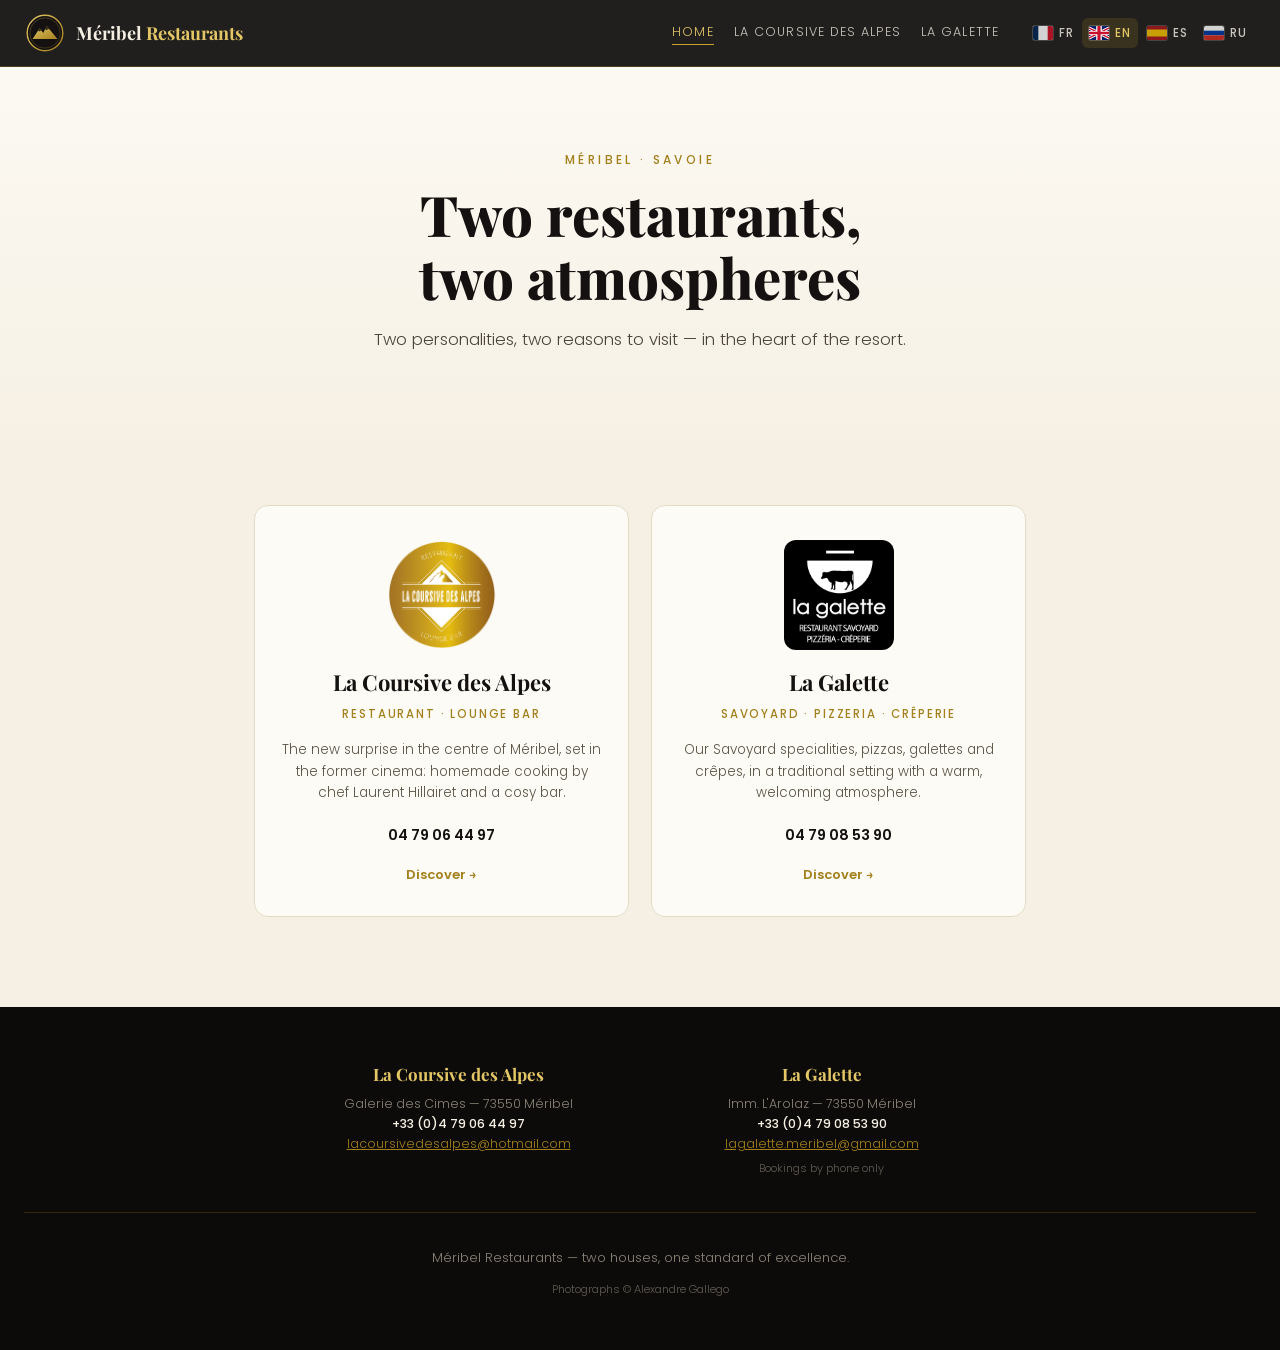
<file: index.html>
<!doctype html>
<html lang="fr">
<head>
<meta charset="utf-8">
<meta name="viewport" content="width=device-width, initial-scale=1">
<title data-i18n="home.title">Méribel Restaurants — La Coursive des Alpes · La Galette</title>
<meta name="description" content="Deux restaurants, deux ambiances au centre de Méribel : La Coursive des Alpes (restaurant & lounge bar) et La Galette (savoyard, pizzéria, crêperie)." data-i18n-attr="content:home.desc">
<link rel="alternate" hreflang="fr" href="https://meribel-restaurants.com/?lang=fr">
<link rel="alternate" hreflang="en" href="https://meribel-restaurants.com/?lang=en">
<link rel="alternate" hreflang="es" href="https://meribel-restaurants.com/?lang=es">
<link rel="alternate" hreflang="ru" href="https://meribel-restaurants.com/?lang=ru">
<link rel="alternate" hreflang="x-default" href="https://meribel-restaurants.com/">
<link rel="icon" href="img/logo-meribel.svg">
<link rel="preconnect" href="https://fonts.googleapis.com">
<link href="https://fonts.googleapis.com/css2?family=Playfair+Display:ital,wght@0,500;0,700;0,800;1,500&family=Poppins:wght@300;400;500;600&family=Montserrat:wght@300;400;500;600&display=swap" rel="stylesheet">
<link rel="stylesheet" href="style.css?v=12">
<script src="site-i18n.js?v=2"></script>
</head>
<body>

<nav id="nav">
  <a class="nav-brand" href="index.html">
    <img src="img/logo-meribel.svg" alt="">
    <span>Méribel <em>Restaurants</em></span>
  </a>
  <button id="burger" aria-label="Menu" data-i18n-attr="aria-label:nav.menu" onclick="document.getElementById('nav').classList.toggle('open')">
    <span></span><span></span><span></span>
  </button>
  <div class="nav-links">
    <a href="index.html" class="active" data-i18n="nav.home">Accueil</a>
<!-- IGLOO MASQUÉ — retirer ce commentaire pour réafficher
    <a href="igloo.html">L'Igloo</a>
-->
    <a href="coursive.html">La Coursive des Alpes</a>
    <a href="galette.html">La Galette</a>
  </div>
</nav>

<header class="hero-light">
  <p class="kicker" data-i18n="home.kicker">Méribel · Savoie</p>
  <h1 data-i18n="home.h1">Deux restaurants,<br>deux ambiances</h1>
  <p class="hero-sub" data-i18n="home.sub">Deux personnalités, deux raisons de venir — au cœur de la station.</p>
</header>

<div class="resto-cards">
<!-- IGLOO MASQUÉ — retirer ce commentaire pour réafficher
  <a class="resto-card" href="igloo.html">
    <img src="img/logo-igloo.png" alt="L'Igloo">
    <h3>L'Igloo</h3>
    <div class="type">Lounge bar · Pizzeria</div>
    <p class="desc">Le lieu incontournable de Méribel : pizzas, burgers, pâtes, salades et tapas toute la journée, dans un décor chaleureux.</p>
    <div class="tel">04 79 08 07 84</div>
    <div class="go">Découvrir →</div>
  </a>
-->
  <a class="resto-card" href="coursive.html">
    <img src="img/logo-or.png" alt="La Coursive des Alpes">
    <h3>La Coursive des Alpes</h3>
    <div class="type" data-i18n="home.coursive.type">Restaurant · Lounge bar</div>
    <p class="desc" data-i18n="home.coursive.desc">La nouvelle surprise du centre de Méribel, dans l'ancien cinéma : cuisine maison du chef Laurent Hillairet, bar cosy.</p>
    <div class="tel">04 79 06 44 97</div>
    <div class="go" data-i18n="home.go">Découvrir →</div>
  </a>
  <a class="resto-card" href="galette.html">
    <img src="img/logo-galette.jpg" alt="La Galette">
    <h3>La Galette</h3>
    <div class="type" data-i18n="home.galette.type">Savoyard · Pizzéria · Crêperie</div>
    <p class="desc" data-i18n="home.galette.desc">Les spécialités savoyardes de la maison, pizzas, galettes et crêpes, dans un cadre typique et une ambiance accueillante.</p>
    <div class="tel">04 79 08 53 90</div>
    <div class="go" data-i18n="home.go">Découvrir →</div>
  </a>
</div>

<footer>
  <div class="foot-grid">
<!-- IGLOO MASQUÉ — retirer ce commentaire pour réafficher
    <div class="foot-resto">
      <h4><a href="igloo.html">L'Igloo</a></h4>
      <p>Galerie des Cimes — 73550 Méribel</p>
      <p><a class="tel" href="tel:+33479080784">+33 (0)4 79 08 07 84</a></p>
    </div>
-->
    <div class="foot-resto">
      <h4><a href="coursive.html">La Coursive des Alpes</a></h4>
      <p>Galerie des Cimes — 73550 Méribel</p>
      <p><a class="tel" href="tel:+33479064497">+33 (0)4 79 06 44 97</a></p>
      <p><a href="mailto:lacoursivedesalpes@hotmail.com">lacoursivedesalpes@hotmail.com</a></p>
    </div>
    <div class="foot-resto">
      <h4><a href="galette.html">La Galette</a></h4>
      <p>Imm. L'Arolaz — 73550 Méribel</p>
      <p><a class="tel" href="tel:+33479085390">+33 (0)4 79 08 53 90</a></p>
      <p><a href="mailto:lagalette.meribel@gmail.com">lagalette.meribel@gmail.com</a></p>
      <p class="tiny" data-i18n="galette.phoneOnly">Réservation par téléphone uniquement</p>
    </div>
  </div>
  <div class="base">
    <p data-i18n="foot.base">Méribel Restaurants — deux maisons, une même exigence.</p>
    <p class="tiny" data-i18n="foot.photos">Photographies © Alexandre Gallego</p>
  </div>
</footer>

</body>
</html>
</file>
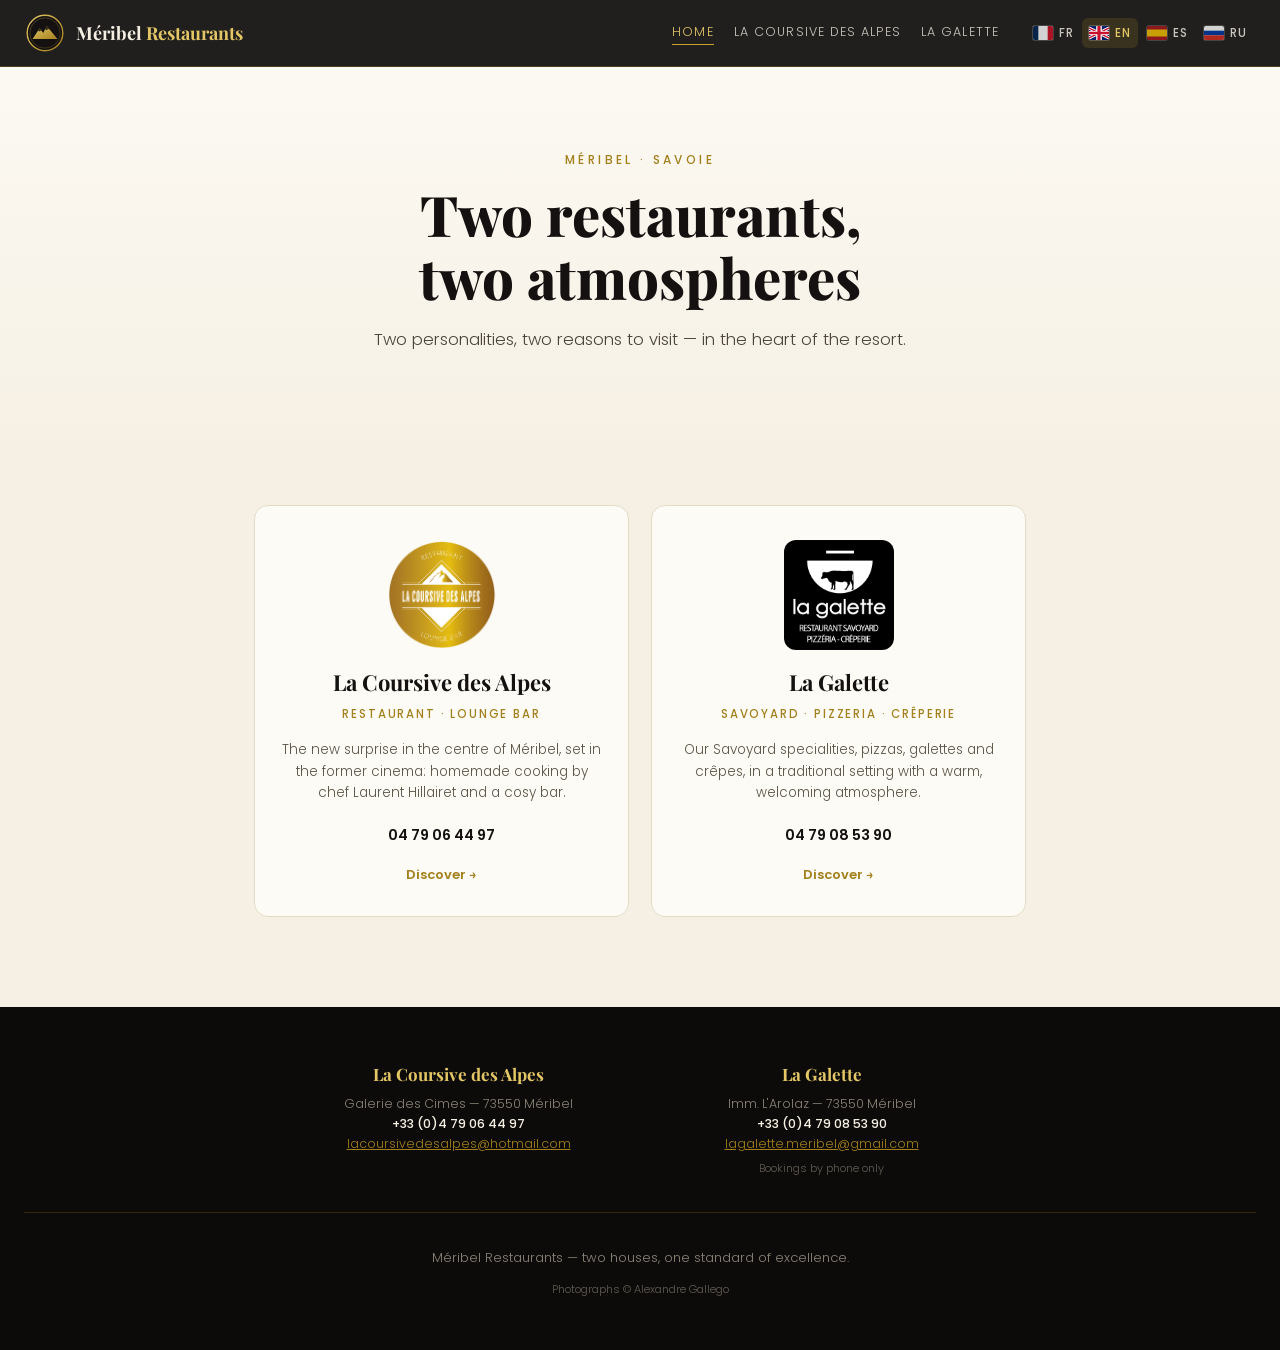
<file: index.php/index.html>
<!doctype html>
<html lang="fr">
<head>
<meta charset="utf-8">
<title>Méribel Restaurants</title>
<link rel="canonical" href="/">
<meta http-equiv="refresh" content="0; url=/">
<meta name="robots" content="noindex">
</head>
<body>
<p><a href="/">Méribel Restaurants</a></p>
<script>location.replace("/");</script>
</body>
</html>
</file>
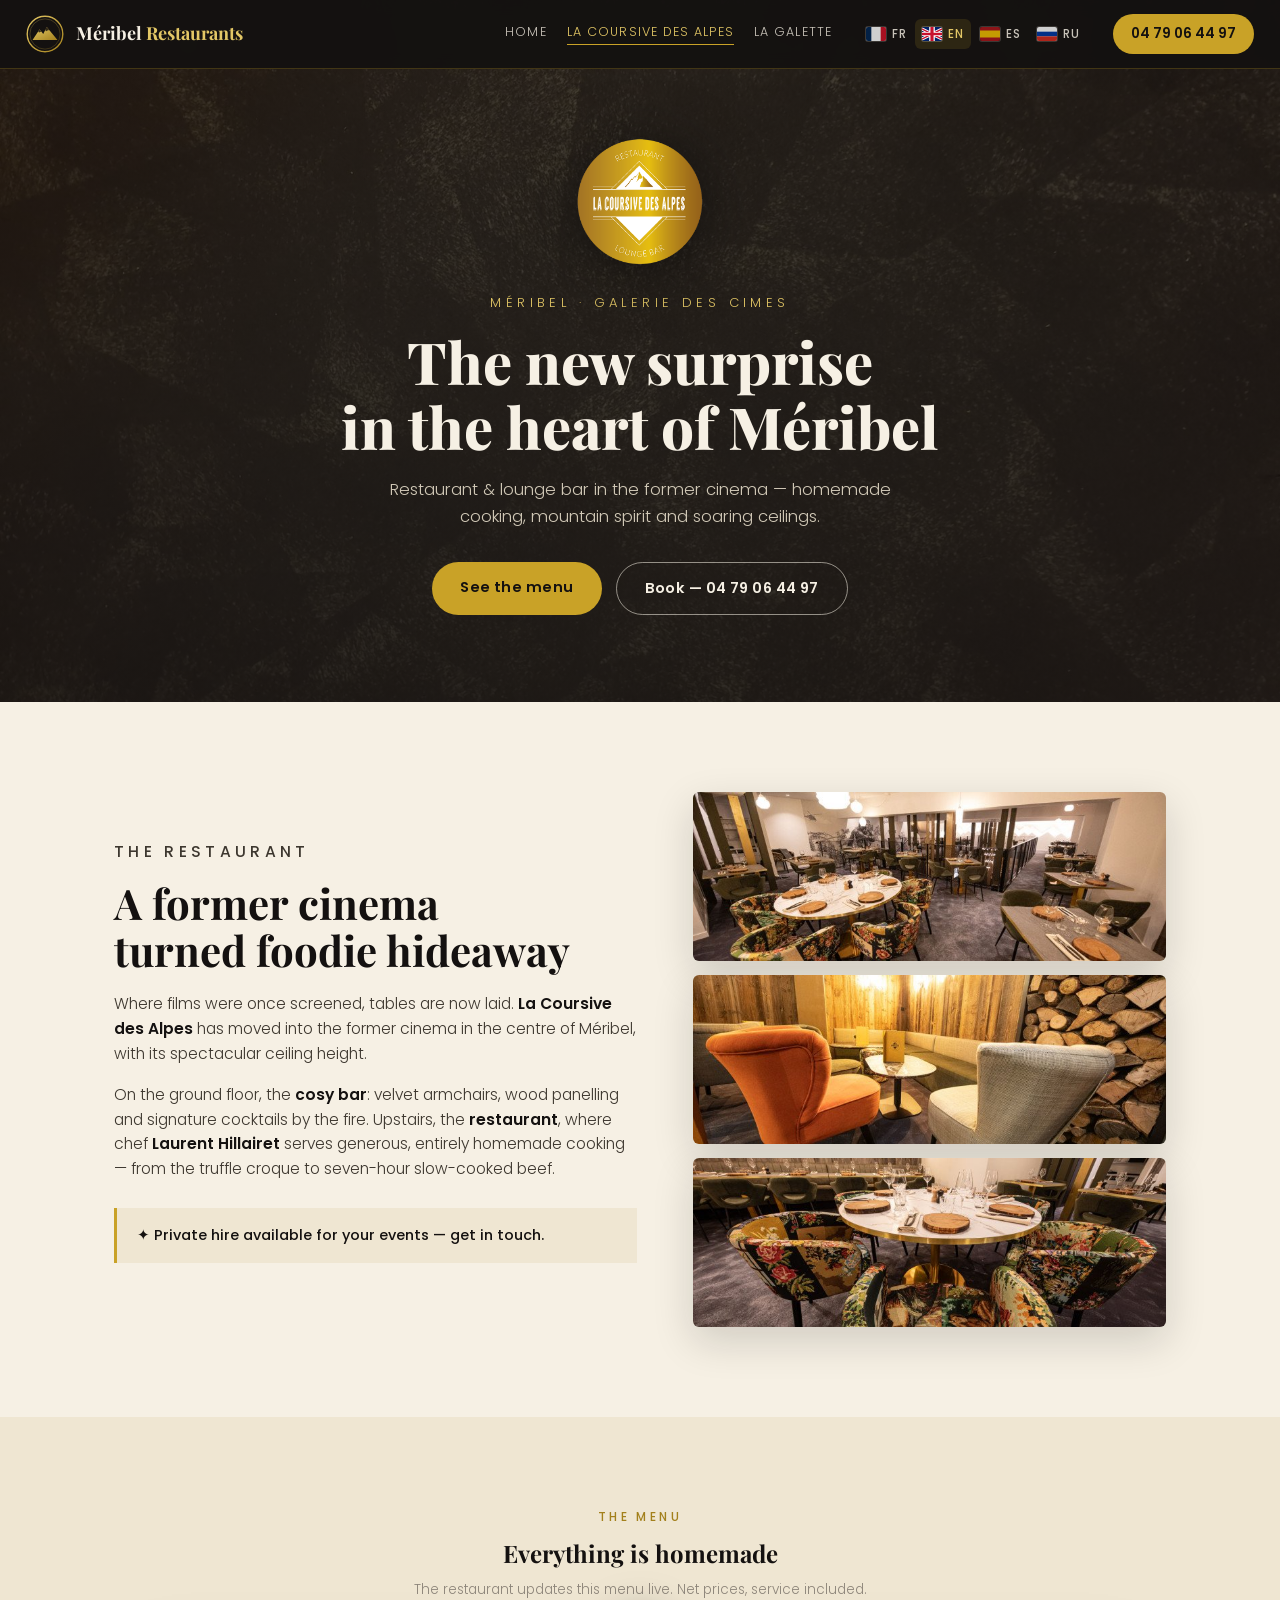
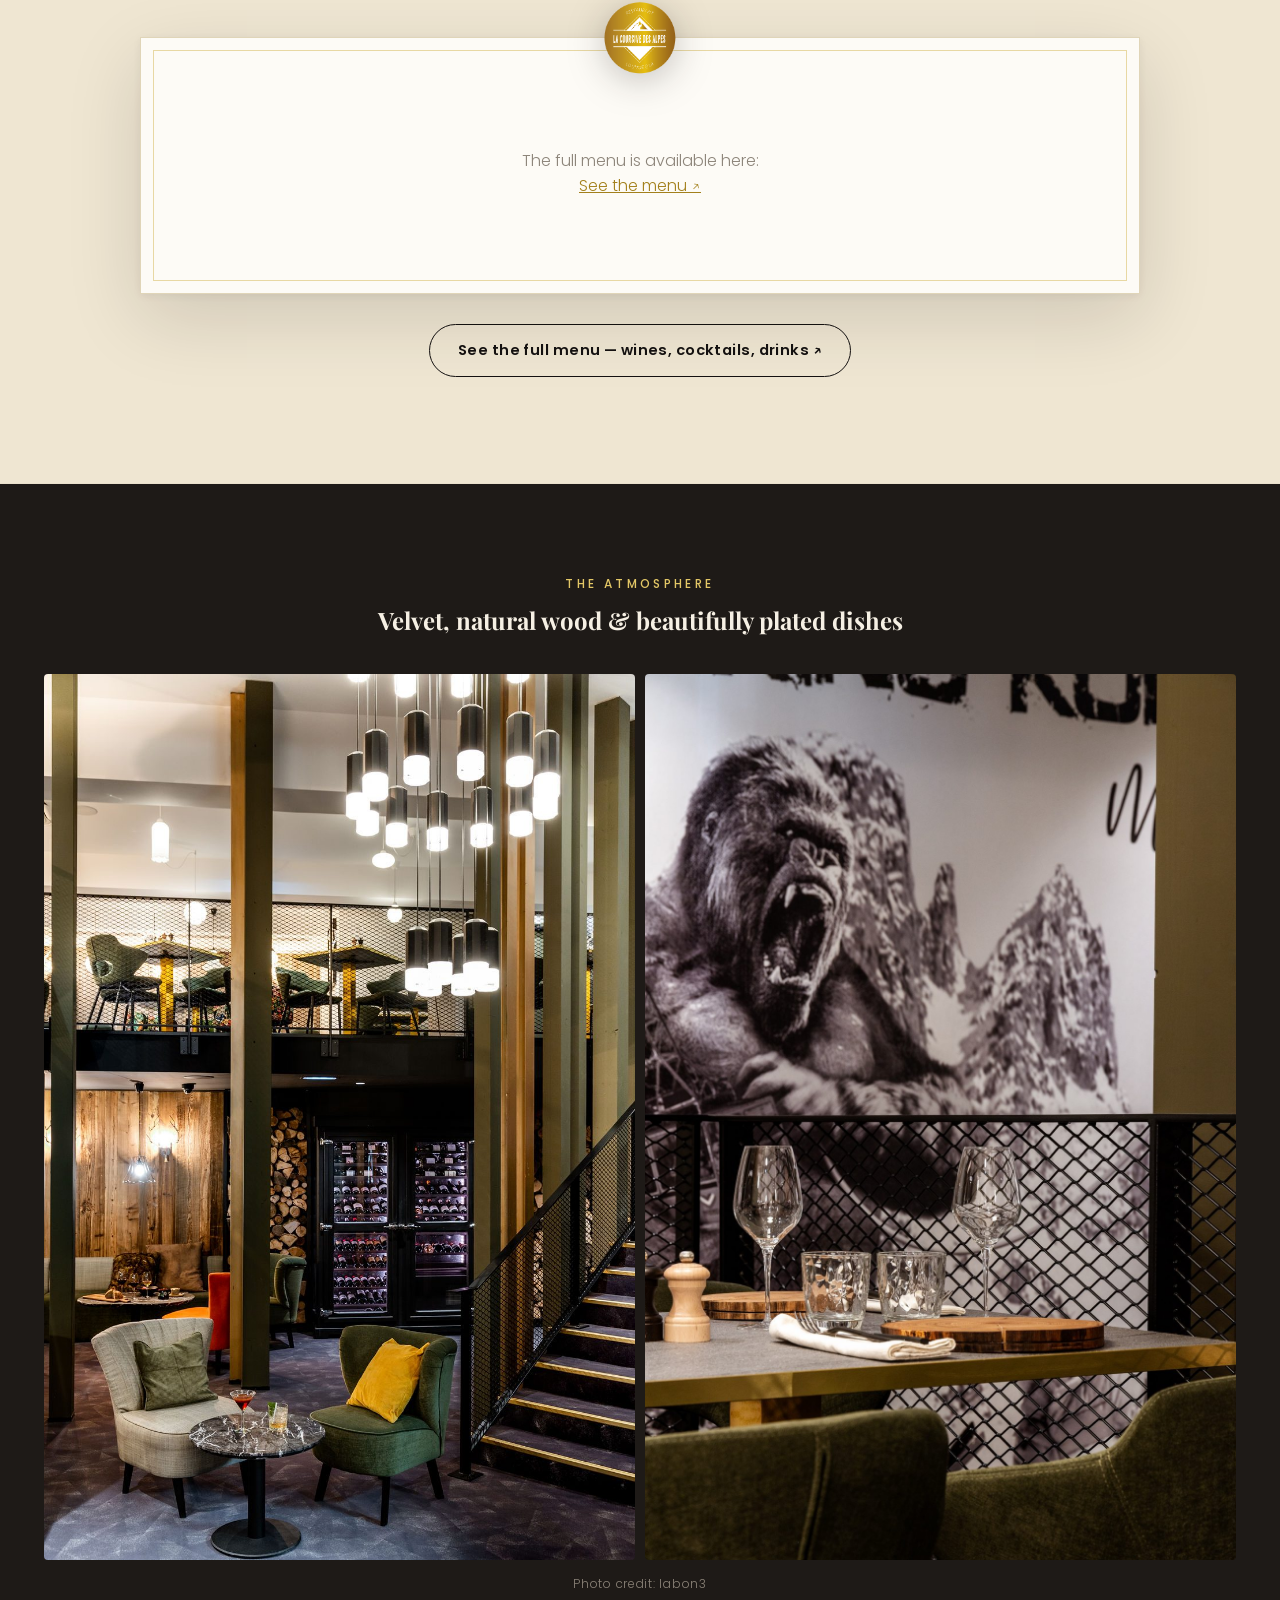
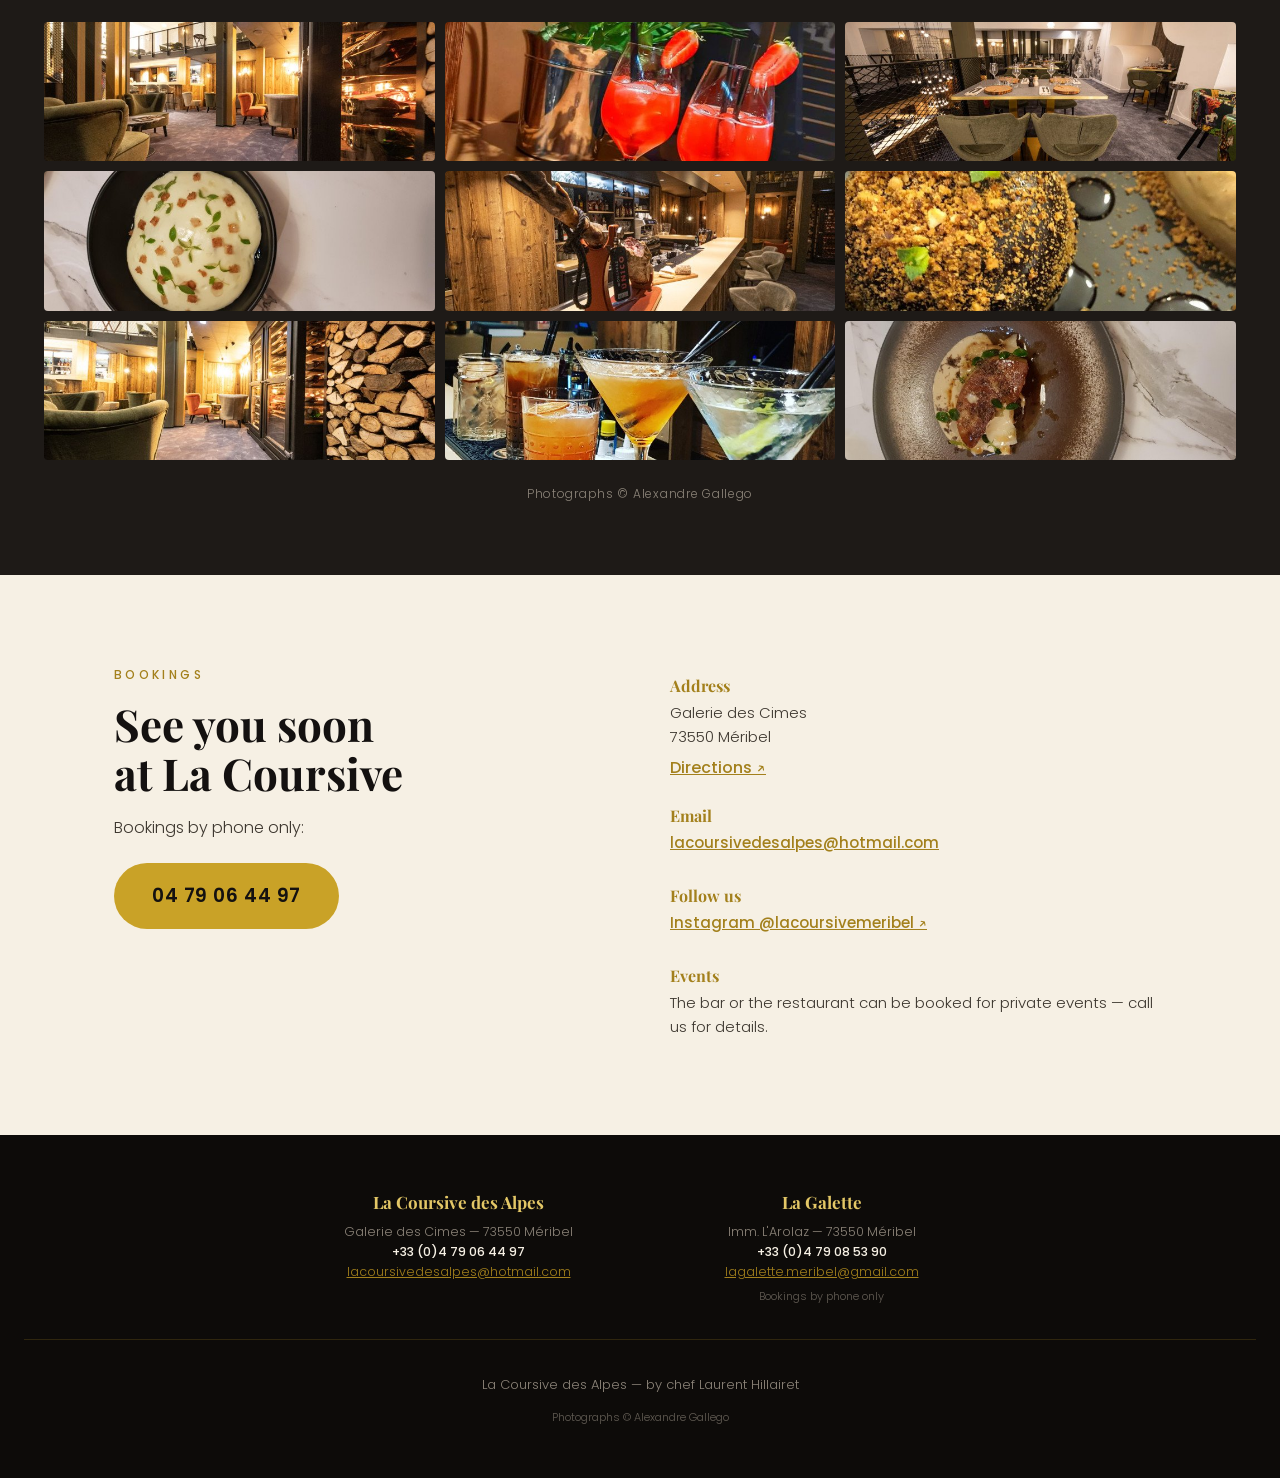
<file: coursive.html>
<!doctype html>
<html lang="fr">
<head>
<meta charset="utf-8">
<meta name="viewport" content="width=device-width, initial-scale=1">
<title data-i18n="coursive.title">La Coursive des Alpes — Restaurant &amp; Lounge Bar, Méribel</title>
<meta name="description" content="Restaurant et lounge bar au centre de Méribel, dans l'ancien cinéma. Cuisine maison du chef Laurent Hillairet, bar cosy, privatisations. Réservation : 04 79 06 44 97." data-i18n-attr="content:coursive.desc">
<link rel="alternate" hreflang="fr" href="https://meribel-restaurants.com/coursive.html?lang=fr">
<link rel="alternate" hreflang="en" href="https://meribel-restaurants.com/coursive.html?lang=en">
<link rel="alternate" hreflang="es" href="https://meribel-restaurants.com/coursive.html?lang=es">
<link rel="alternate" hreflang="ru" href="https://meribel-restaurants.com/coursive.html?lang=ru">
<link rel="alternate" hreflang="x-default" href="https://meribel-restaurants.com/coursive.html">
<link rel="icon" href="img/logo-or.png">
<meta property="og:title" content="La Coursive des Alpes — Restaurant & Lounge Bar, Méribel">
<meta property="og:description" content="La nouvelle surprise du centre de Méribel, dans l'ancien cinéma. Bar cosy au rez-de-chaussée, restaurant à l'étage.">
<meta property="og:image" content="img/salle-01.jpg">
<link rel="preconnect" href="https://fonts.googleapis.com">
<link href="https://fonts.googleapis.com/css2?family=Playfair+Display:ital,wght@0,500;0,700;0,800;1,500&family=Poppins:wght@300;400;500;600&family=Montserrat:wght@300;400;500;600&display=swap" rel="stylesheet">
<link rel="stylesheet" href="style.css?v=12">
<script src="site-i18n.js?v=2"></script>
</head>
<body>

<nav id="nav">
  <a class="nav-brand" href="index.html">
    <img src="img/logo-meribel.svg" alt="">
    <span>Méribel <em>Restaurants</em></span>
  </a>
  <button id="burger" aria-label="Menu" data-i18n-attr="aria-label:nav.menu" onclick="document.getElementById('nav').classList.toggle('open')">
    <span></span><span></span><span></span>
  </button>
  <div class="nav-links">
    <a href="index.html" data-i18n="nav.home">Accueil</a>
<!-- IGLOO MASQUÉ — retirer ce commentaire pour réafficher
    <a href="igloo.html">L'Igloo</a>
-->
    <a href="coursive.html" class="active">La Coursive des Alpes</a>
    <a href="galette.html">La Galette</a>
  </div>
  <a class="nav-cta" href="tel:+33479064497">04 79 06 44 97</a>
</nav>

<header id="haut" class="hero">
  <div class="hero-inner">
    <img class="hero-logo" src="img/logo-or.png" alt="La Coursive des Alpes — Restaurant, Lounge Bar" data-i18n-attr="alt:coursive.logo">
    <p class="hero-kicker">Méribel · Galerie des Cimes</p>
    <h1 data-i18n="coursive.h1">La nouvelle surprise<br>du centre de Méribel</h1>
    <p class="hero-sub" data-i18n="coursive.sub">Restaurant &amp; lounge bar dans l'ancien cinéma — cuisine maison, esprit montagne, belle hauteur sous plafond.</p>
    <div class="hero-actions">
      <a class="btn gold" href="#carte" data-i18n="btn.seeMenu">Voir la carte</a>
      <a class="btn ghost" href="tel:+33479064497"><span data-i18n="coursive.book">Réserver</span> — 04 79 06 44 97</a>
    </div>
  </div>
</header>

<section id="maison" class="section">
  <div class="wrap two-cols">
    <div class="txt">
      <p class="kicker" data-i18n="kicker.house">La maison</p>
      <h2 data-i18n="coursive.h2">Un ancien cinéma<br>devenu repaire gourmand</h2>
      <p data-i18n="coursive.p1">Là où l'on projetait des films, on dresse aujourd'hui les tables. <strong>La Coursive des Alpes</strong> a investi l'ancien cinéma du centre de Méribel et sa spectaculaire hauteur sous plafond.</p>
      <p data-i18n="coursive.p2">Au rez-de-chaussée, le <strong>bar cosy</strong> : fauteuils de velours, boiseries, cocktails signature au coin du feu. À l'étage, la <strong>salle du restaurant</strong> où le chef <strong>Laurent Hillairet</strong> défend une cuisine généreuse, entièrement maison — du croque à la truffe au bœuf confit sept heures.</p>
      <p class="privatisation" data-i18n="coursive.privat">✦ Privatisation possible pour vos événements — contactez-nous.</p>
    </div>
    <div class="pics">
      <img src="img/salon-02.jpg" alt="Le salon et ses fauteuils de velours" data-i18n-attr="alt:coursive.alt.salon" loading="lazy">
      <img src="img/bar-01.jpg" alt="Le bar en boiseries" data-i18n-attr="alt:coursive.alt.bar" loading="lazy">
      <img src="img/salle-01.jpg" alt="La salle du restaurant à l'étage" data-i18n-attr="alt:coursive.alt.salle" loading="lazy">
    </div>
  </div>
</section>

<section id="carte" class="carte">
  <div class="wrap">
    <p class="kicker center" data-i18n="carte.kicker">La carte</p>
    <h2 class="center" data-i18n="coursive.carte.title">Tout est fait maison</h2>
    <p class="carte-note center"><span data-i18n="coursive.carte.note">Carte mise à jour en direct par la maison</span><span id="carteDate"></span>. <span data-i18n="carte.net">Prix nets, service compris.</span></p>
    <div class="menu-panel">
      <img class="menu-badge" src="img/logo-or.png" alt="">
      <div id="menuMount"><div class="menu-loading" data-i18n="menu.loading">Chargement de la carte…</div></div>
    </div>
    <p class="pdf-line"><a class="btn dark" href="https://carte.vikto-labs.fr/la-coursive" target="_blank" rel="noopener" data-i18n="coursive.carte.all">Voir toute la carte — vins, cocktails, boissons ↗</a></p>
  </div>
</section>

<section id="galerie" class="galerie">
  <div class="wrap">
    <p class="kicker center" data-i18n="coursive.gal.kicker">L'ambiance</p>
    <h2 class="center" style="color:var(--creme)" data-i18n="coursive.gal.h2">Velours, bois brut &amp; assiettes dressées</h2>
  </div>
  <div class="duo">
    <figure><img src="img/ambiance-salon.jpg" alt="Le salon du rez-de-chaussée, la cave à vins et la mezzanine" data-i18n-attr="alt:coursive.alt.duo1" loading="lazy" width="1024" height="1539"></figure>
    <figure><img src="img/ambiance-table.jpg" alt="Une table dressée à l'étage, devant la fresque" data-i18n-attr="alt:coursive.alt.duo2" loading="lazy" width="1200" height="1804"></figure>
  </div>
  <p class="credit" data-i18n="coursive.credit">Crédit photo : labon3</p>
  <div class="strip">
    <img src="img/salle-02.jpg" alt="Tables dressées" data-i18n-attr="alt:coursive.alt.s1" loading="lazy">
    <img src="img/cocktail-01.jpg" alt="Cocktails signature" data-i18n-attr="alt:coursive.alt.s2" loading="lazy">
    <img src="img/salon-01.jpg" alt="Le salon lounge" data-i18n-attr="alt:coursive.alt.s3" loading="lazy">
    <img src="img/plat-01.jpg" alt="Plat du chef" data-i18n-attr="alt:coursive.alt.s4" loading="lazy">
    <img src="img/salle-03.jpg" alt="La mezzanine" data-i18n-attr="alt:coursive.alt.s5" loading="lazy">
    <img src="img/dessert-01.jpg" alt="Dessert maison" data-i18n-attr="alt:coursive.alt.s6" loading="lazy">
    <img src="img/salon-03.jpg" alt="Coin cheminée" data-i18n-attr="alt:coursive.alt.s7" loading="lazy">
    <img src="img/cocktail-02.jpg" alt="Cocktails au bar" data-i18n-attr="alt:coursive.alt.s8" loading="lazy">
    <img src="img/plat-02.jpg" alt="Assiette dressée" data-i18n-attr="alt:coursive.alt.s9" loading="lazy">
  </div>
  <p class="credit" data-i18n="foot.photos">Photographies © Alexandre Gallego</p>
</section>

<section id="contact" class="contact">
  <div class="wrap contact-grid">
    <div>
      <p class="kicker" data-i18n="kicker.booking">Réservation</p>
      <h2 data-i18n="coursive.contact.h2">À très vite<br>à la Coursive</h2>
      <p class="contact-line" data-i18n="contact.phoneOnly">Réservation par téléphone uniquement :</p>
      <a class="btn gold big" href="tel:+33479064497">04 79 06 44 97</a>
    </div>
    <div class="contact-infos">
      <div class="info">
        <h3 data-i18n="contact.address">Adresse</h3>
        <p>Galerie des Cimes<br>73550 Méribel</p>
        <a href="https://maps.apple.com/?q=Galerie+des+Cimes+73550+M%C3%A9ribel" target="_blank" rel="noopener" data-i18n="contact.directions">Itinéraire ↗</a>
      </div>
      <div class="info">
        <h3 data-i18n="coursive.email">E-mail</h3>
        <p><a href="mailto:lacoursivedesalpes@hotmail.com">lacoursivedesalpes@hotmail.com</a></p>
      </div>
      <div class="info">
        <h3 data-i18n="coursive.follow">Suivez-nous</h3>
        <p><a href="https://www.instagram.com/lacoursivemeribel" target="_blank" rel="noopener">Instagram @lacoursivemeribel ↗</a></p>
      </div>
      <div class="info">
        <h3 data-i18n="coursive.events">Événements</h3>
        <p data-i18n="coursive.events.p">Privatisation du bar ou du restaurant possible — renseignements par téléphone.</p>
      </div>
    </div>
  </div>
</section>

<footer>
  <div class="foot-grid">
<!-- IGLOO MASQUÉ — retirer ce commentaire pour réafficher
    <div class="foot-resto">
      <h4><a href="igloo.html">L'Igloo</a></h4>
      <p>Galerie des Cimes — 73550 Méribel</p>
      <p><a class="tel" href="tel:+33479080784">+33 (0)4 79 08 07 84</a></p>
    </div>
-->
    <div class="foot-resto">
      <h4><a href="coursive.html">La Coursive des Alpes</a></h4>
      <p>Galerie des Cimes — 73550 Méribel</p>
      <p><a class="tel" href="tel:+33479064497">+33 (0)4 79 06 44 97</a></p>
      <p><a href="mailto:lacoursivedesalpes@hotmail.com">lacoursivedesalpes@hotmail.com</a></p>
    </div>
    <div class="foot-resto">
      <h4><a href="galette.html">La Galette</a></h4>
      <p>Imm. L'Arolaz — 73550 Méribel</p>
      <p><a class="tel" href="tel:+33479085390">+33 (0)4 79 08 53 90</a></p>
      <p><a href="mailto:lagalette.meribel@gmail.com">lagalette.meribel@gmail.com</a></p>
      <p class="tiny" data-i18n="galette.phoneOnly">Réservation par téléphone uniquement</p>
    </div>
  </div>
  <div class="base">
    <p data-i18n="coursive.foot.base">La Coursive des Alpes — par le chef Laurent Hillairet</p>
    <p class="tiny" data-i18n="foot.photos">Photographies © Alexandre Gallego</p>
  </div>
</footer>

<script src="https://carte.vikto-labs.fr/la-coursive/i18n.js"></script>
<script src="menu-nav.js?v=1"></script>
<script src="menu.js?v=11"></script>
</body>
</html>
</file>
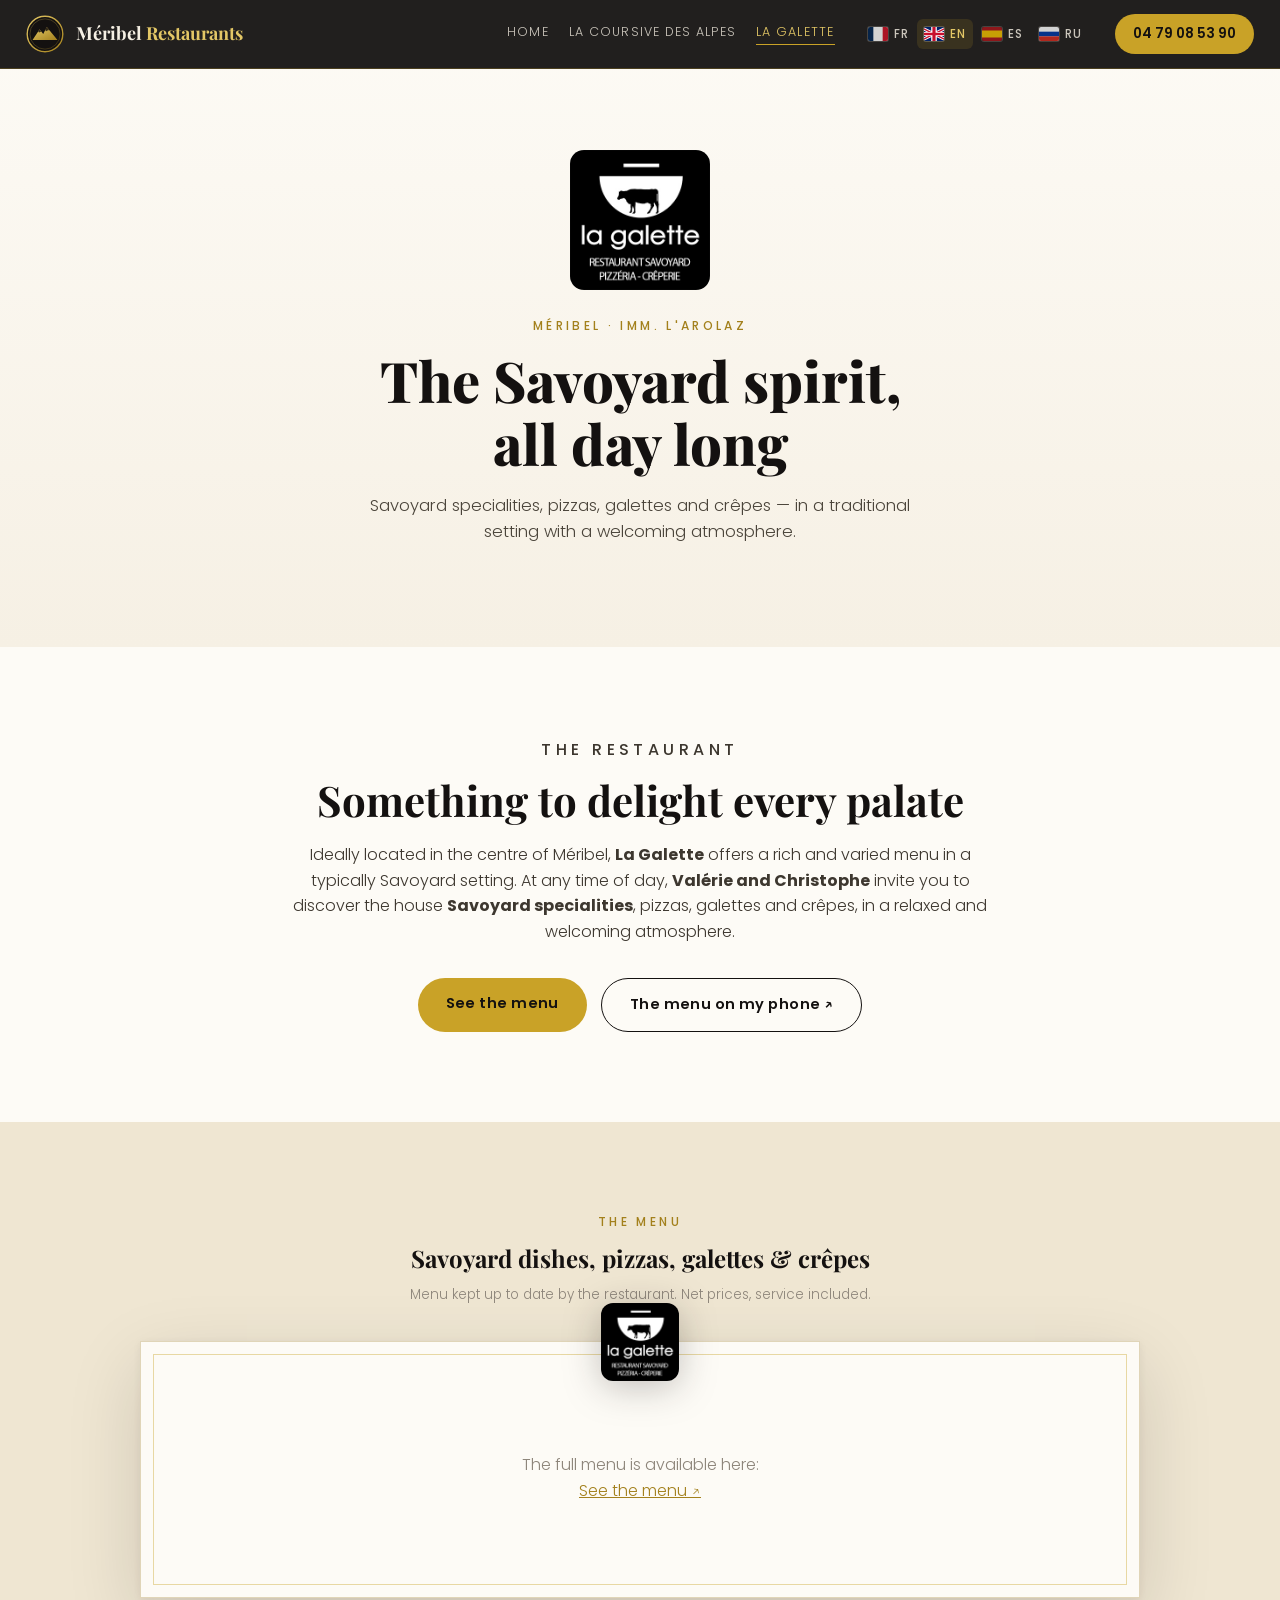
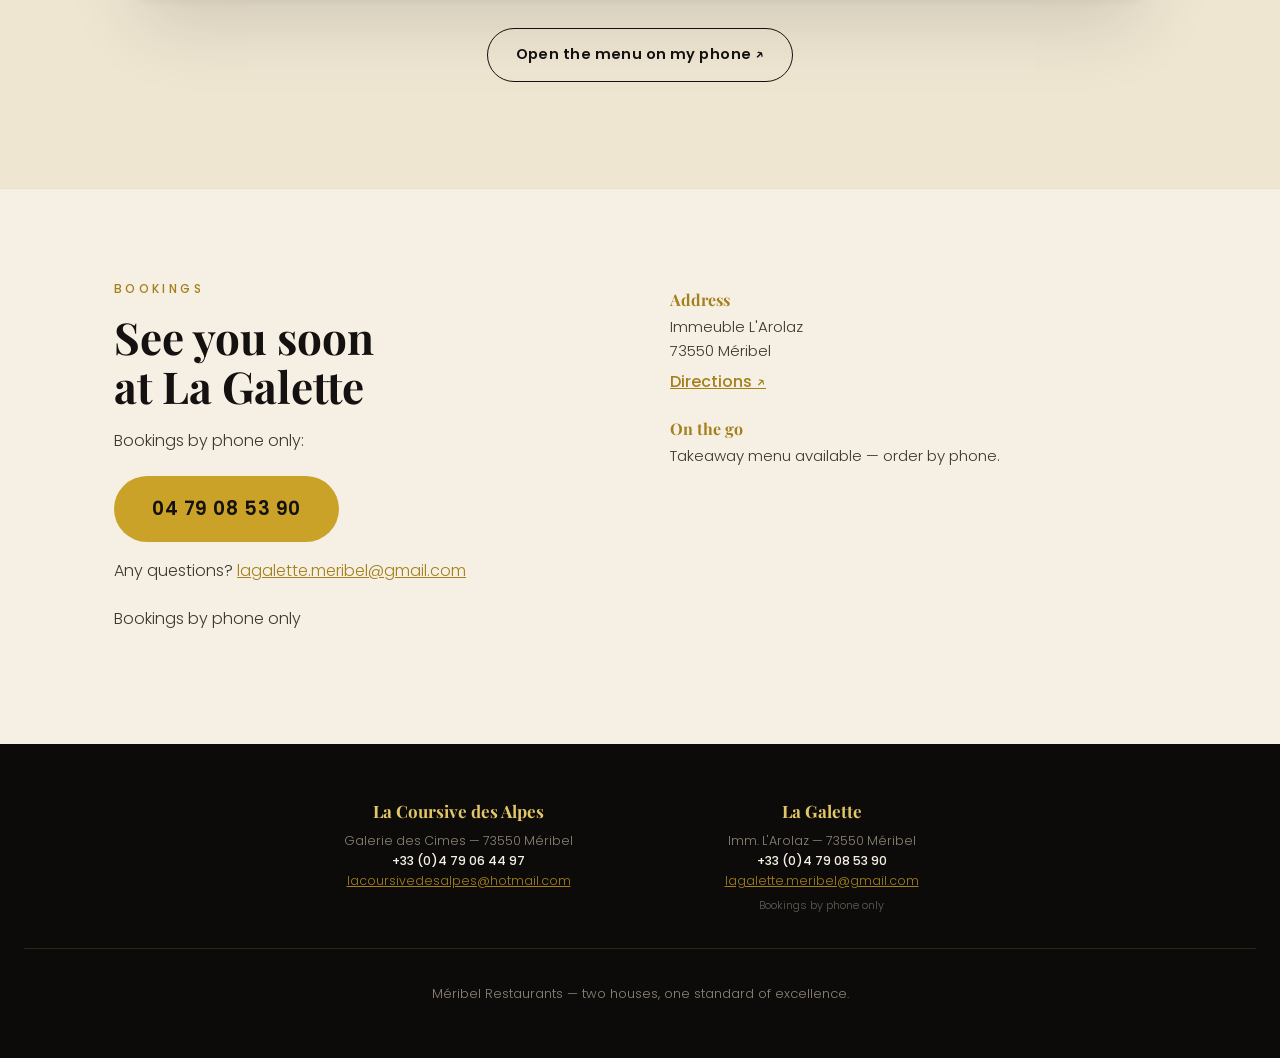
<file: galette.html>
<!doctype html>
<html lang="fr">
<head>
<meta charset="utf-8">
<meta name="viewport" content="width=device-width, initial-scale=1">
<title data-i18n="galette.title">La Galette — Restaurant Savoyard, Pizzéria &amp; Crêperie, Méribel</title>
<meta name="description" content="La Galette à Méribel : spécialités savoyardes, pizzas, galettes et crêpes dans un cadre typiquement savoyard. Réservation : 04 79 08 53 90." data-i18n-attr="content:galette.desc">
<link rel="alternate" hreflang="fr" href="https://meribel-restaurants.com/galette.html?lang=fr">
<link rel="alternate" hreflang="en" href="https://meribel-restaurants.com/galette.html?lang=en">
<link rel="alternate" hreflang="es" href="https://meribel-restaurants.com/galette.html?lang=es">
<link rel="alternate" hreflang="ru" href="https://meribel-restaurants.com/galette.html?lang=ru">
<link rel="alternate" hreflang="x-default" href="https://meribel-restaurants.com/galette.html">
<link rel="icon" href="img/logo-galette.jpg">
<link rel="preconnect" href="https://fonts.googleapis.com">
<link href="https://fonts.googleapis.com/css2?family=Playfair+Display:ital,wght@0,500;0,700;0,800;1,500&family=Poppins:wght@300;400;500;600&family=Montserrat:wght@300;400;500;600&display=swap" rel="stylesheet">
<link rel="stylesheet" href="style.css?v=12">
<script src="site-i18n.js?v=2"></script>
</head>
<body>

<nav id="nav">
  <a class="nav-brand" href="index.html">
    <img src="img/logo-meribel.svg" alt="">
    <span>Méribel <em>Restaurants</em></span>
  </a>
  <button id="burger" aria-label="Menu" data-i18n-attr="aria-label:nav.menu" onclick="document.getElementById('nav').classList.toggle('open')">
    <span></span><span></span><span></span>
  </button>
  <div class="nav-links">
    <a href="index.html" data-i18n="nav.home">Accueil</a>
<!-- IGLOO MASQUÉ — retirer ce commentaire pour réafficher
    <a href="igloo.html">L'Igloo</a>
-->
    <a href="coursive.html">La Coursive des Alpes</a>
    <a href="galette.html" class="active">La Galette</a>
  </div>
  <a class="nav-cta" href="tel:+33479085390">04 79 08 53 90</a>
</nav>

<header class="hero-light">
  <img class="hero-logo" src="img/logo-galette.jpg" alt="La Galette — restaurant savoyard, pizzéria, crêperie" data-i18n-attr="alt:galette.logo">
  <p class="kicker">Méribel · Imm. L'Arolaz</p>
  <h1 data-i18n="galette.h1">L'esprit savoyard,<br>à toute heure</h1>
  <p class="hero-sub" data-i18n="galette.sub">Spécialités savoyardes, pizzas, galettes et crêpes — dans un cadre typique et une ambiance accueillante.</p>
</header>

<section class="section alt">
  <div class="fiche">
    <p class="kicker" data-i18n="kicker.house">La maison</p>
    <h2 data-i18n="galette.h2">Pour le plus grand plaisir de tous les palais</h2>
    <p data-i18n="galette.p">Idéalement située au centre de Méribel, <strong>La Galette</strong> propose une carte riche et variée dans un cadre typiquement savoyard. À toute heure de la journée, <strong>Valérie et Christophe</strong> vous font découvrir les <strong>spécialités savoyardes</strong> de la maison, les pizzas, les galettes et les crêpes, dans une ambiance simple et accueillante.</p>
    <div class="cartes-btns">
      <a class="btn gold" href="#carte" data-i18n="btn.seeMenu">Voir la carte</a>
      <a class="btn dark" href="https://carte.vikto-labs.fr/la-galette" target="_blank" rel="noopener" data-i18n="galette.btn.phone">La carte sur mon téléphone ↗</a>
    </div>
  </div>
</section>

<section id="carte" class="carte carte-galette">
  <div class="wrap">
    <p class="kicker center" data-i18n="carte.kicker">La carte</p>
    <h2 class="center" data-i18n="galette.carte.title">Savoyard, pizzas, galettes &amp; crêpes</h2>
    <p class="carte-note center"><span data-i18n="galette.carte.note">Carte tenue à jour par la maison</span><span id="carteDate"></span>. <span data-i18n="carte.net">Prix nets, service compris.</span></p>
    <div class="menu-panel">
      <img class="menu-badge" src="img/logo-galette.jpg" alt="">
      <div id="menuMount"><div class="menu-loading" data-i18n="menu.loading">Chargement de la carte…</div></div>
    </div>
    <p class="pdf-line"><a class="btn dark" href="https://carte.vikto-labs.fr/la-galette" target="_blank" rel="noopener" data-i18n="galette.carte.all">Ouvrir la carte sur mon téléphone ↗</a></p>
  </div>
</section>

<section class="contact">
  <div class="wrap contact-grid">
    <div>
      <p class="kicker" data-i18n="kicker.booking">Réservation</p>
      <h2 data-i18n="galette.contact.h2">À très vite<br>à La Galette</h2>
      <p class="contact-line" data-i18n="contact.phoneOnly">Réservation par téléphone uniquement :</p>
      <a class="btn gold big" href="tel:+33479085390">04 79 08 53 90</a>
      <p class="contact-line"><span data-i18n="galette.question">Une question ?</span> <a href="mailto:lagalette.meribel@gmail.com">lagalette.meribel@gmail.com</a></p>
      <p class="contact-line" data-i18n="galette.phoneOnly">Réservation par téléphone uniquement</p>
    </div>
    <div class="contact-infos">
      <div class="info">
        <h3 data-i18n="contact.address">Adresse</h3>
        <p>Immeuble L'Arolaz<br>73550 Méribel</p>
        <a href="https://maps.apple.com/?q=L%27Arolaz+73550+M%C3%A9ribel" target="_blank" rel="noopener" data-i18n="contact.directions">Itinéraire ↗</a>
      </div>
      <div class="info">
        <h3 data-i18n="galette.takeaway.h3">Sur le pouce</h3>
        <p data-i18n="galette.takeaway.p">Carte à emporter disponible — commandez par téléphone.</p>
      </div>
    </div>
  </div>
</section>

<footer>
  <div class="foot-grid">
<!-- IGLOO MASQUÉ — retirer ce commentaire pour réafficher
    <div class="foot-resto">
      <h4><a href="igloo.html">L'Igloo</a></h4>
      <p>Galerie des Cimes — 73550 Méribel</p>
      <p><a class="tel" href="tel:+33479080784">+33 (0)4 79 08 07 84</a></p>
    </div>
-->
    <div class="foot-resto">
      <h4><a href="coursive.html">La Coursive des Alpes</a></h4>
      <p>Galerie des Cimes — 73550 Méribel</p>
      <p><a class="tel" href="tel:+33479064497">+33 (0)4 79 06 44 97</a></p>
      <p><a href="mailto:lacoursivedesalpes@hotmail.com">lacoursivedesalpes@hotmail.com</a></p>
    </div>
    <div class="foot-resto">
      <h4><a href="galette.html">La Galette</a></h4>
      <p>Imm. L'Arolaz — 73550 Méribel</p>
      <p><a class="tel" href="tel:+33479085390">+33 (0)4 79 08 53 90</a></p>
      <p><a href="mailto:lagalette.meribel@gmail.com">lagalette.meribel@gmail.com</a></p>
      <p class="tiny" data-i18n="galette.phoneOnly">Réservation par téléphone uniquement</p>
    </div>
  </div>
  <div class="base">
    <p data-i18n="foot.base">Méribel Restaurants — deux maisons, une même exigence.</p>
  </div>
</footer>

<script src="https://carte.vikto-labs.fr/la-galette/i18n.js"></script>
<script src="menu-nav.js?v=1"></script>
<script src="menu-galette.js?v=8"></script>
</body>
</html>
</file>
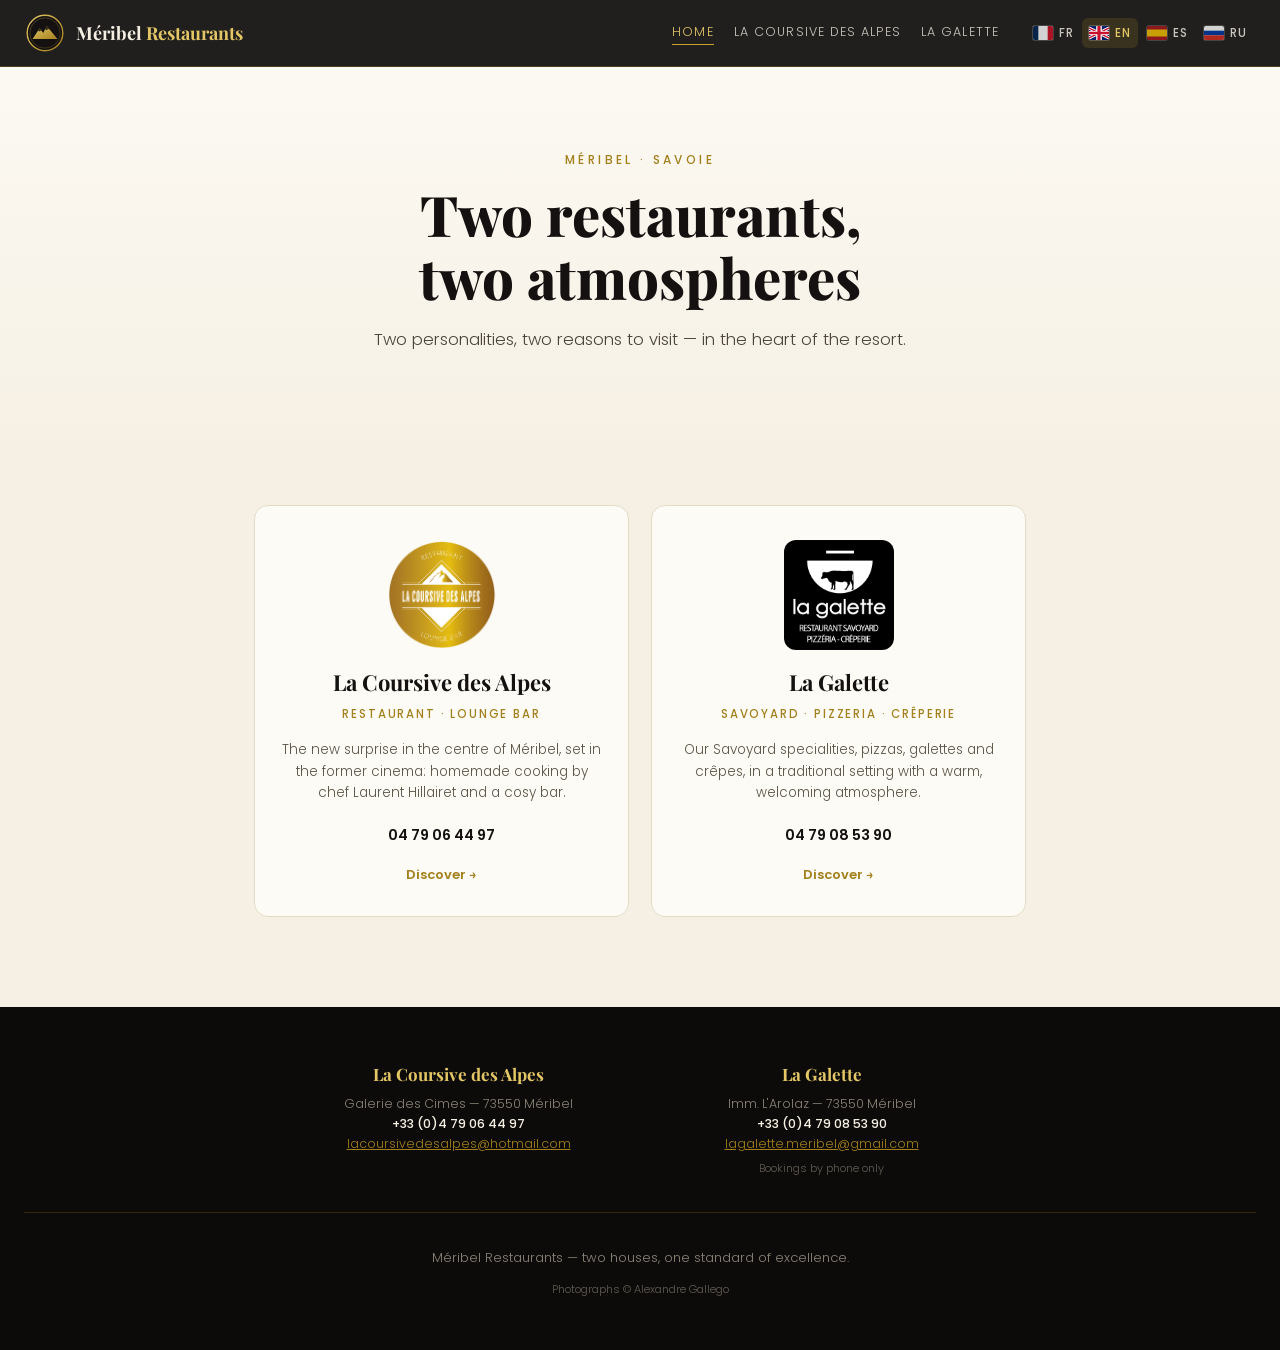
<file: igloo.html>
<!doctype html>
<html lang="fr">
<head>
<meta charset="utf-8">
<meta name="viewport" content="width=device-width, initial-scale=1">
<!-- IGLOO MASQUÉ : page non référencée, renvoie vers l'accueil (supprimer ces 4 lignes pour réafficher) -->
<meta name="robots" content="noindex">
<meta http-equiv="refresh" content="0; url=index.html">
<style>html,body{display:none !important;}</style>
<script>location.replace('index.html');</script>
<title>L'Igloo — Lounge Bar &amp; Pizzeria, Méribel</title>
<meta name="description" content="L'Igloo, lieu incontournable à Méribel : pizzas, burgers, pâtes, salades et tapas toute la journée dans un décor chaleureux. Réservation : 04 79 08 07 84.">
<link rel="icon" href="img/logo-igloo.png">
<link rel="preconnect" href="https://fonts.googleapis.com">
<link href="https://fonts.googleapis.com/css2?family=Playfair+Display:ital,wght@0,500;0,700;0,800;1,500&family=Poppins:wght@300;400;500;600&display=swap" rel="stylesheet">
<link rel="stylesheet" href="style.css?v=10">
</head>
<body>

<nav id="nav">
  <a class="nav-brand" href="index.html">
    <img src="img/logo-meribel.svg" alt="">
    <span>Méribel <em>Restaurants</em></span>
  </a>
  <button id="burger" aria-label="Menu" onclick="document.getElementById('nav').classList.toggle('open')">
    <span></span><span></span><span></span>
  </button>
  <div class="nav-links">
    <a href="index.html">Accueil</a>
    <a href="igloo.html" class="active">L'Igloo</a>
    <a href="coursive.html">La Coursive des Alpes</a>
    <a href="galette.html">La Galette</a>
  </div>
  <a class="nav-cta" href="tel:+33479080784">04 79 08 07 84</a>
</nav>

<header class="hero-light">
  <img class="hero-logo" src="img/logo-igloo.png" alt="L'Igloo — lounge bar, pizzeria">
  <p class="kicker">Méribel · Galerie des Cimes</p>
  <h1>Le lieu incontournable<br>de Méribel</h1>
  <p class="hero-sub">Lounge bar &amp; pizzeria au décor chaleureux qui vous surprendra.</p>
</header>

<section class="section alt">
  <div class="fiche">
    <p class="kicker">La maison</p>
    <h2>Toute la journée, pour tous les appétits</h2>
    <p><strong>Valérie et Christophe</strong> vous accueillent dans leur restaurant lounge bar au décor chaleureux, où vous pourrez déguster tout au long de la journée <strong>pizzas, burgers, pâtes, salades et tapas</strong>…</p>
    <div class="cartes-btns">
      <a class="btn gold" href="https://www.meribel-restaurants.com/images/menuigloogluten3.pdf" target="_blank" rel="noopener">Carte du restaurant (PDF)</a>
      <a class="btn dark" href="https://www.meribel-restaurants.com/images/IGLOOaemporter2223.pdf" target="_blank" rel="noopener">Carte à emporter (PDF)</a>
    </div>
  </div>
</section>

<section class="contact">
  <div class="wrap contact-grid">
    <div>
      <p class="kicker">Réservation</p>
      <h2>À très vite<br>à l'Igloo</h2>
      <p class="contact-line">Réservation par téléphone uniquement :</p>
      <a class="btn gold big" href="tel:+33479080784">04 79 08 07 84</a>
    </div>
    <div class="contact-infos">
      <div class="info">
        <h3>Adresse</h3>
        <p>Galerie des Cimes<br>73550 Méribel</p>
        <a href="https://maps.apple.com/?q=Galerie+des+Cimes+73550+M%C3%A9ribel" target="_blank" rel="noopener">Itinéraire ↗</a>
      </div>
      <div class="info">
        <h3>Sur le pouce</h3>
        <p>Carte à emporter disponible — commandez par téléphone.</p>
      </div>
    </div>
  </div>
</section>

<footer>
  <div class="foot-grid">
    <div class="foot-resto">
      <h4><a href="igloo.html">L'Igloo</a></h4>
      <p>Galerie des Cimes — 73550 Méribel</p>
      <p><a class="tel" href="tel:+33479080784">+33 (0)4 79 08 07 84</a></p>
    </div>
    <div class="foot-resto">
      <h4><a href="coursive.html">La Coursive des Alpes</a></h4>
      <p>Galerie des Cimes — 73550 Méribel</p>
      <p><a class="tel" href="tel:+33479064497">+33 (0)4 79 06 44 97</a></p>
      <p><a href="mailto:lacoursivedesalpes@hotmail.com">lacoursivedesalpes@hotmail.com</a></p>
    </div>
    <div class="foot-resto">
      <h4><a href="galette.html">La Galette</a></h4>
      <p>Imm. L'Arolaz — 73550 Méribel</p>
      <p><a class="tel" href="tel:+33479085390">+33 (0)4 79 08 53 90</a></p>
      <p><a href="mailto:lagalette.meribel@gmail.com">lagalette.meribel@gmail.com</a></p>
      <p class="tiny" data-i18n="galette.phoneOnly">Réservation par téléphone uniquement</p>
    </div>
  </div>
  <div class="base">
    <p>Méribel Restaurants — trois maisons, une même exigence.</p>
  </div>
</footer>

</body>
</html>
</file>
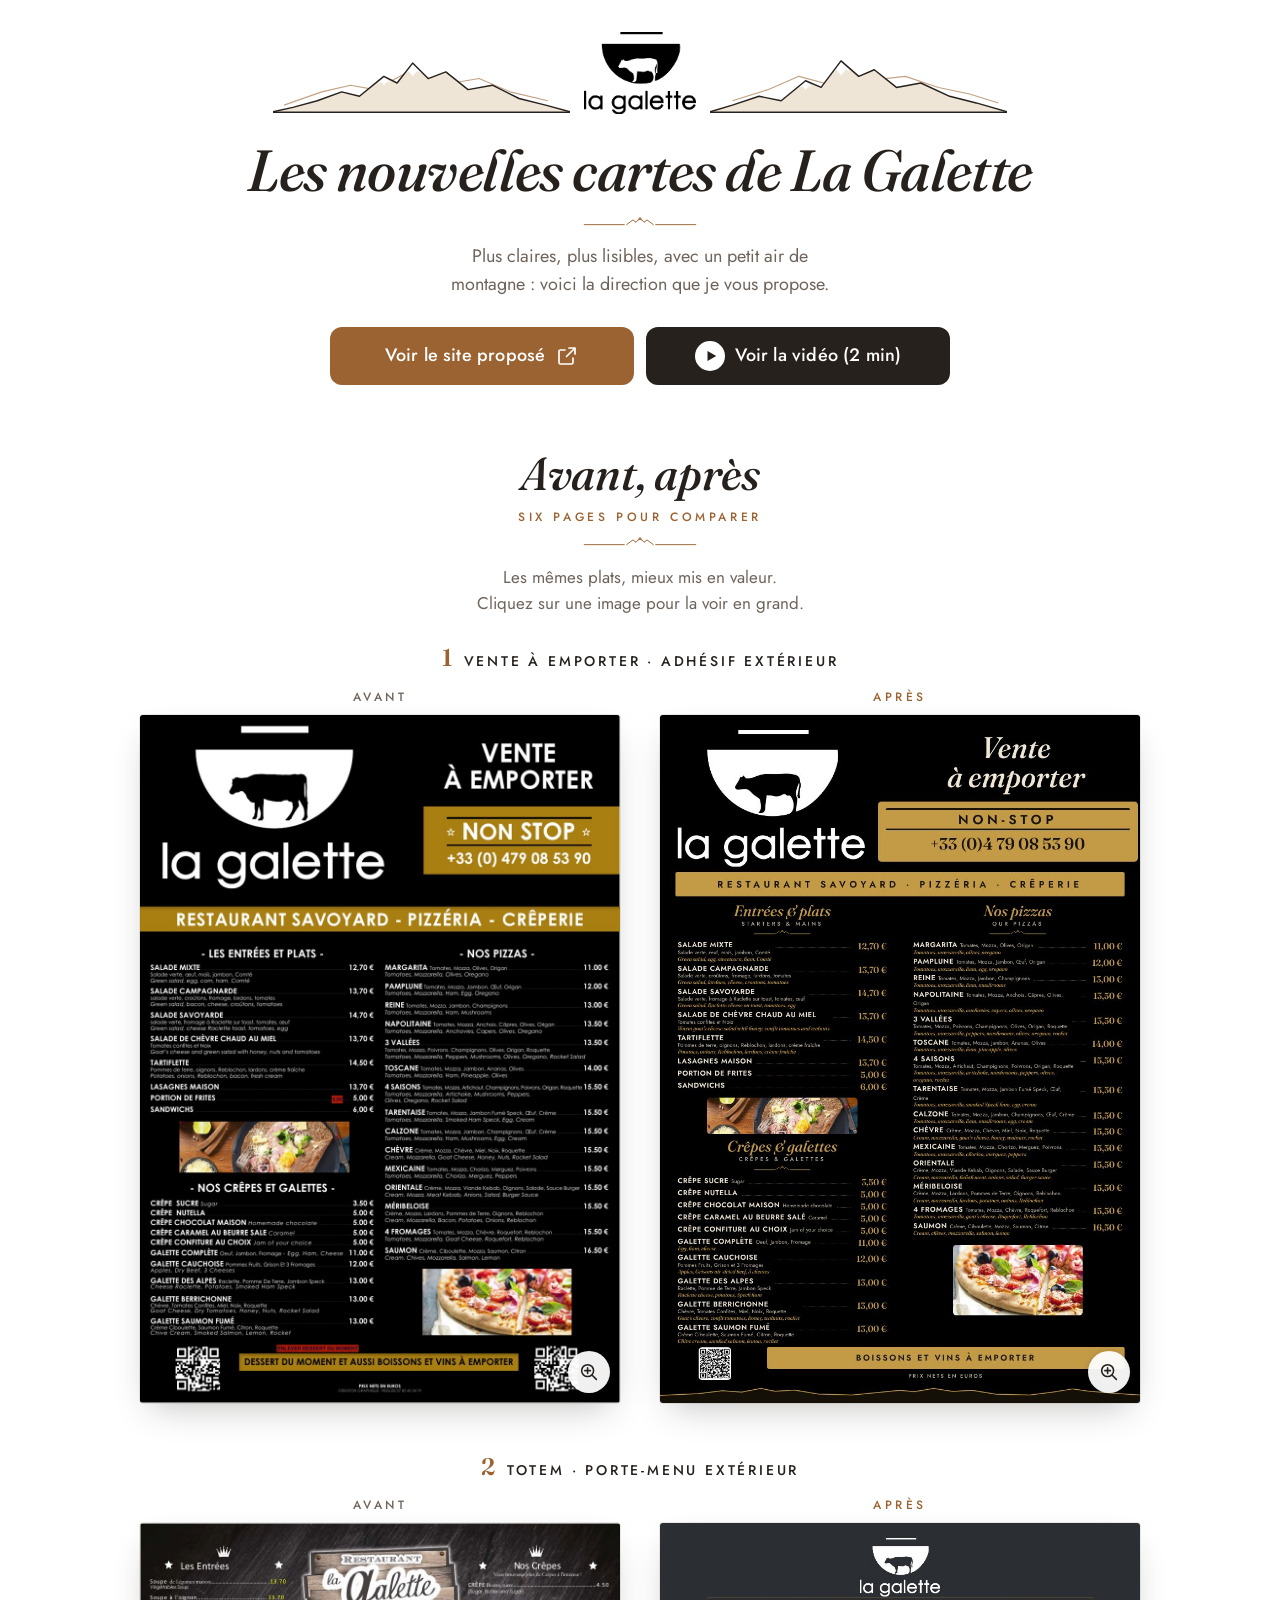
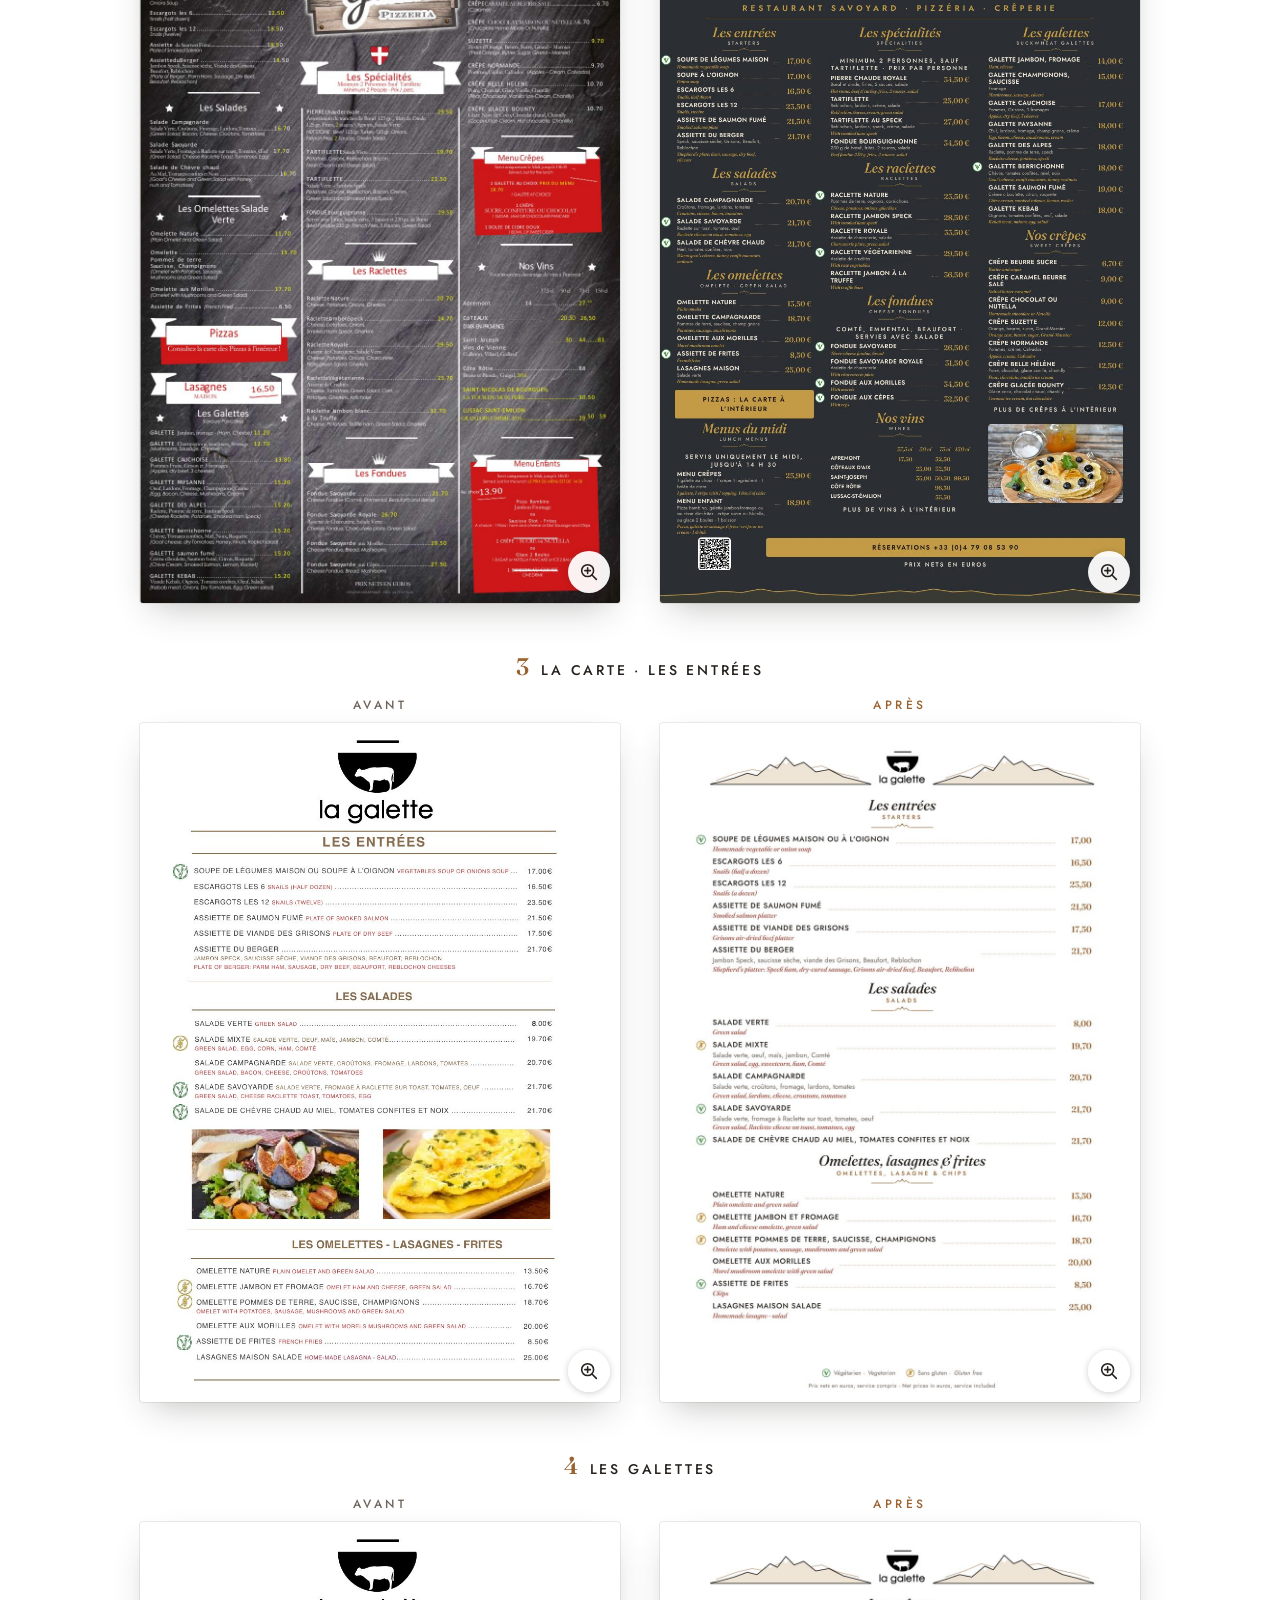
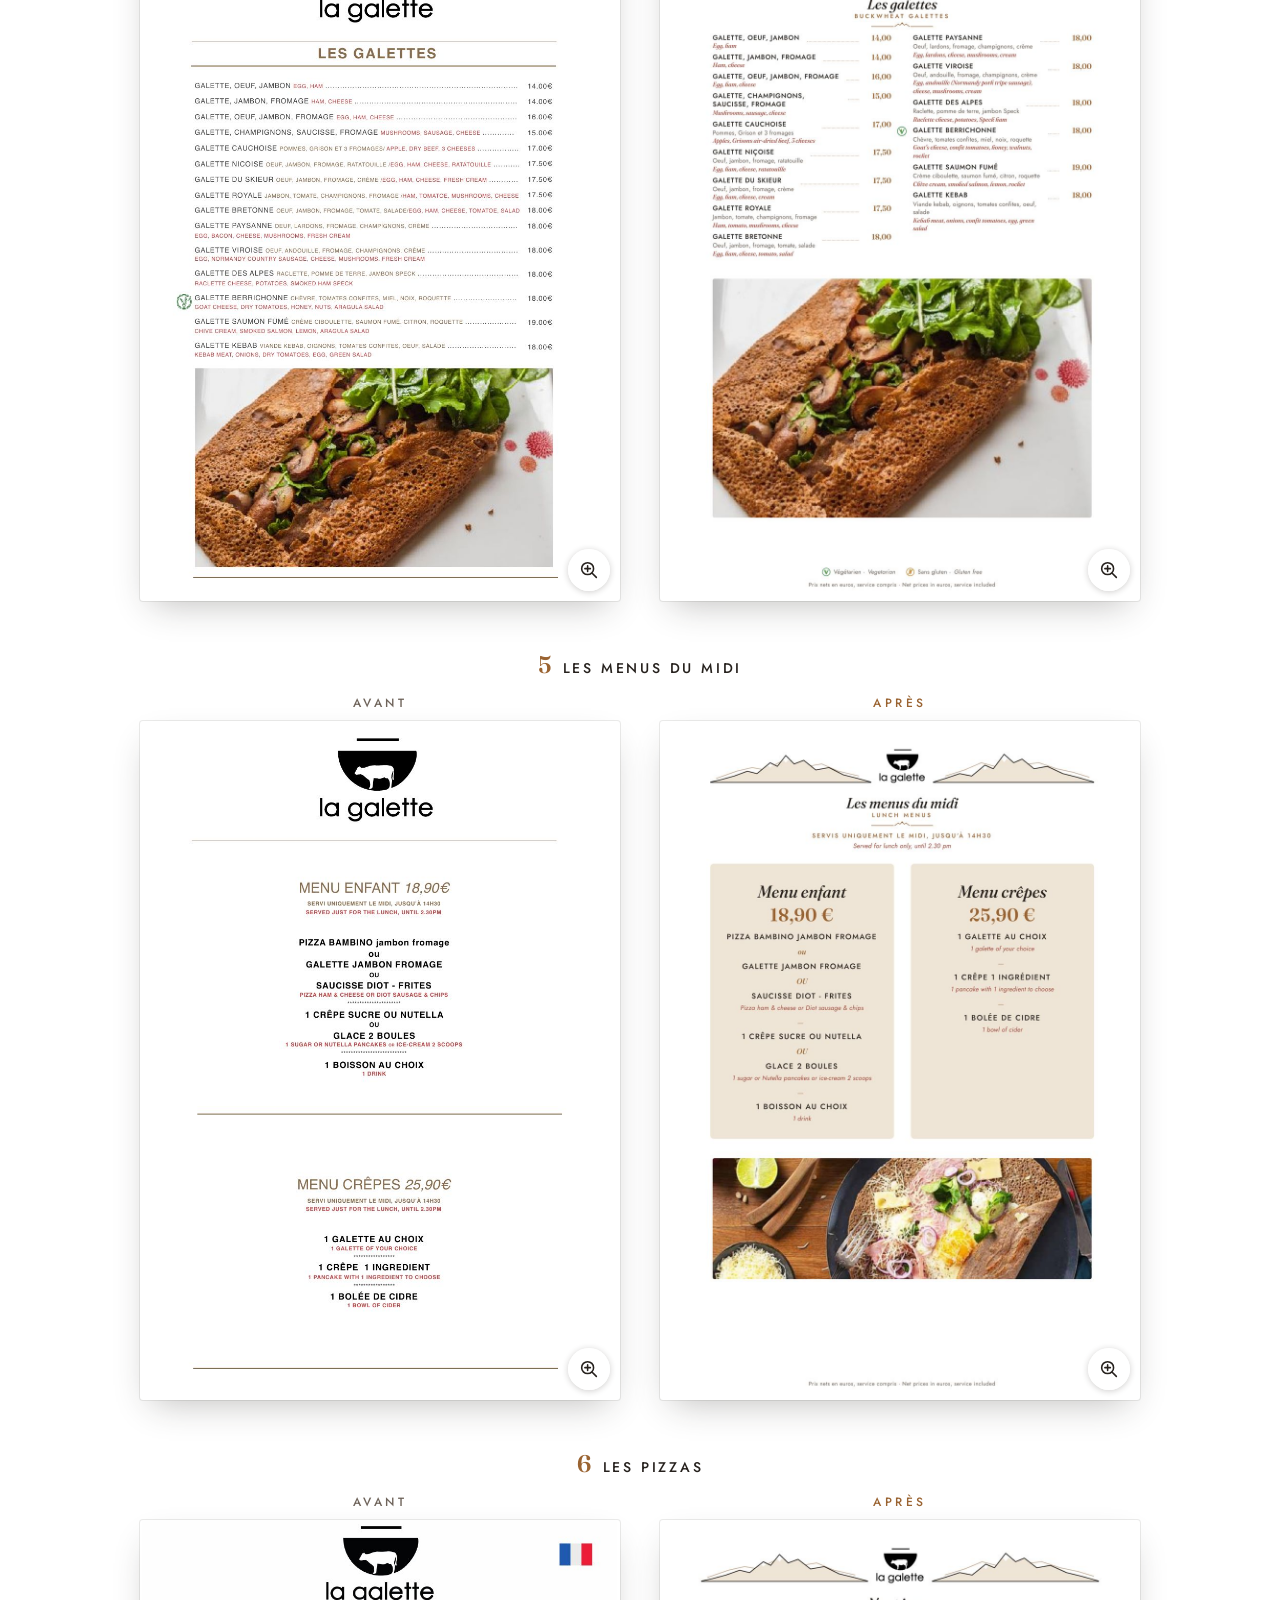
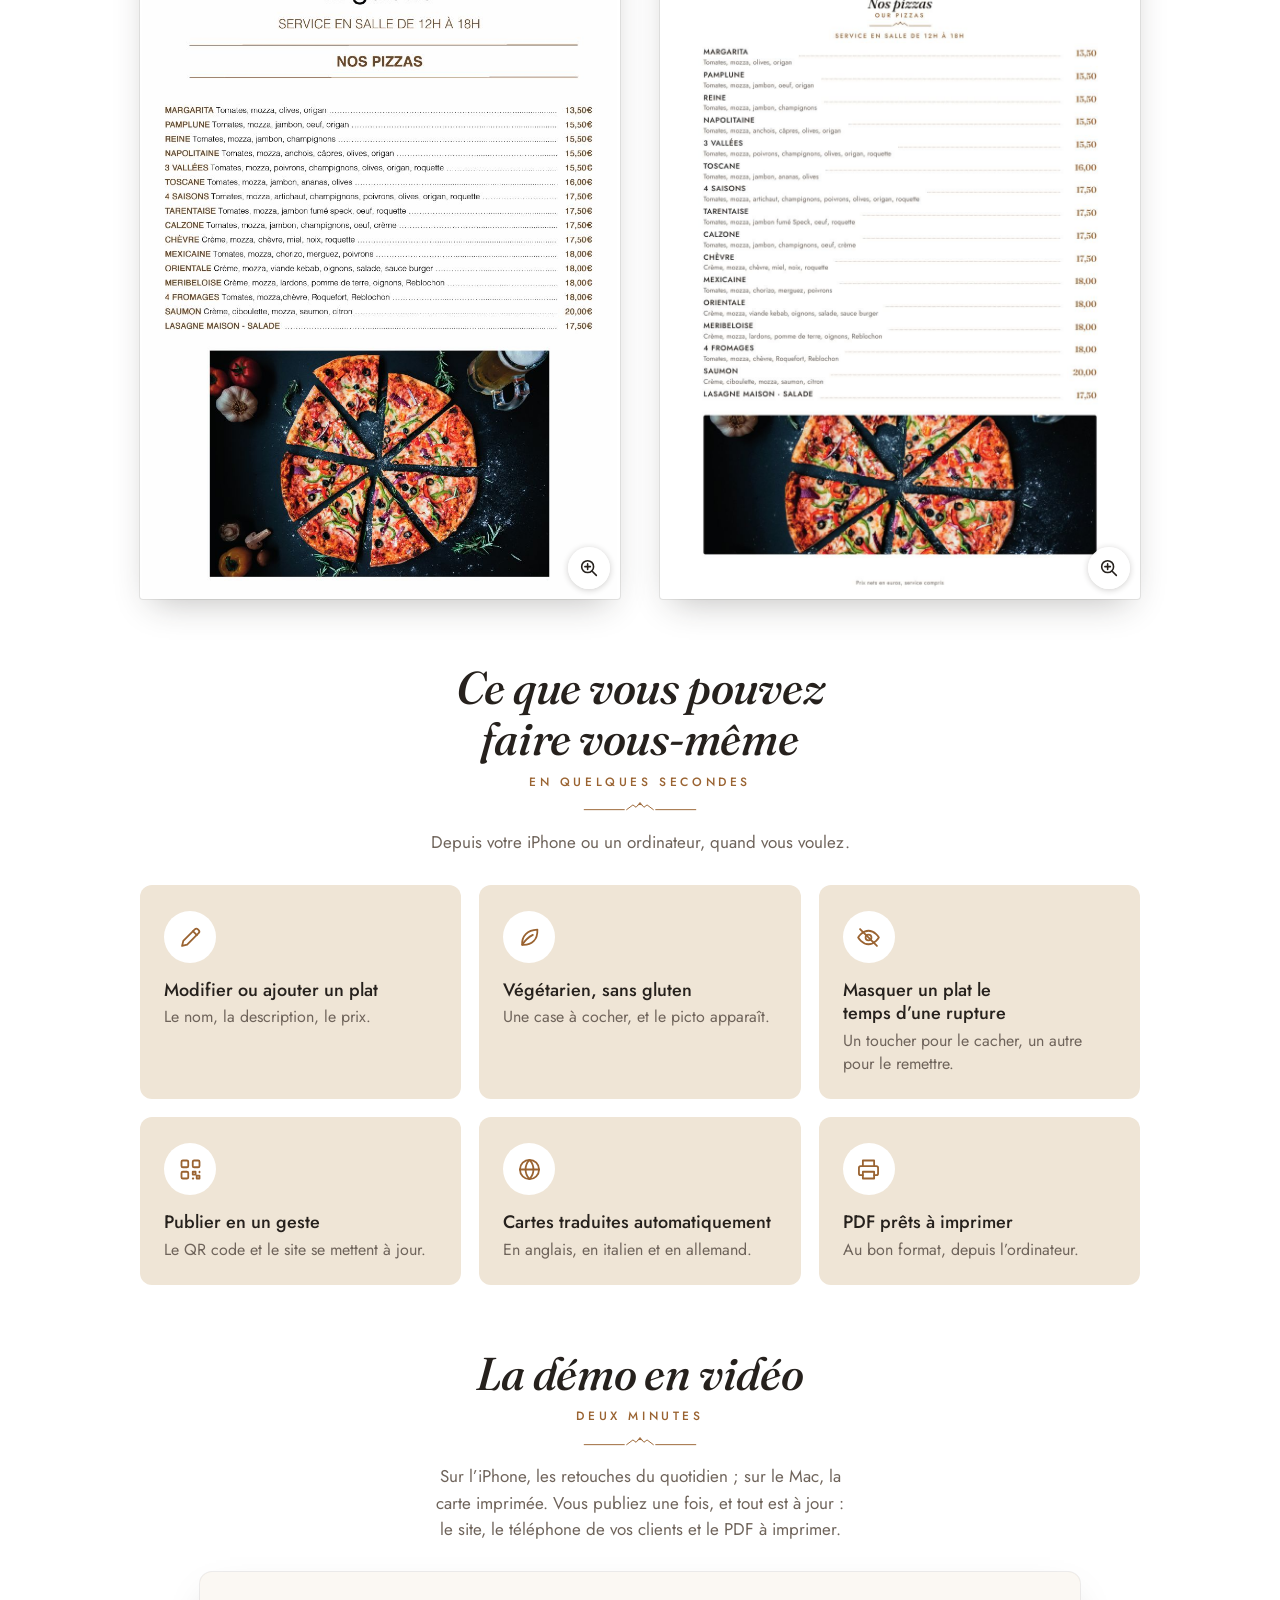
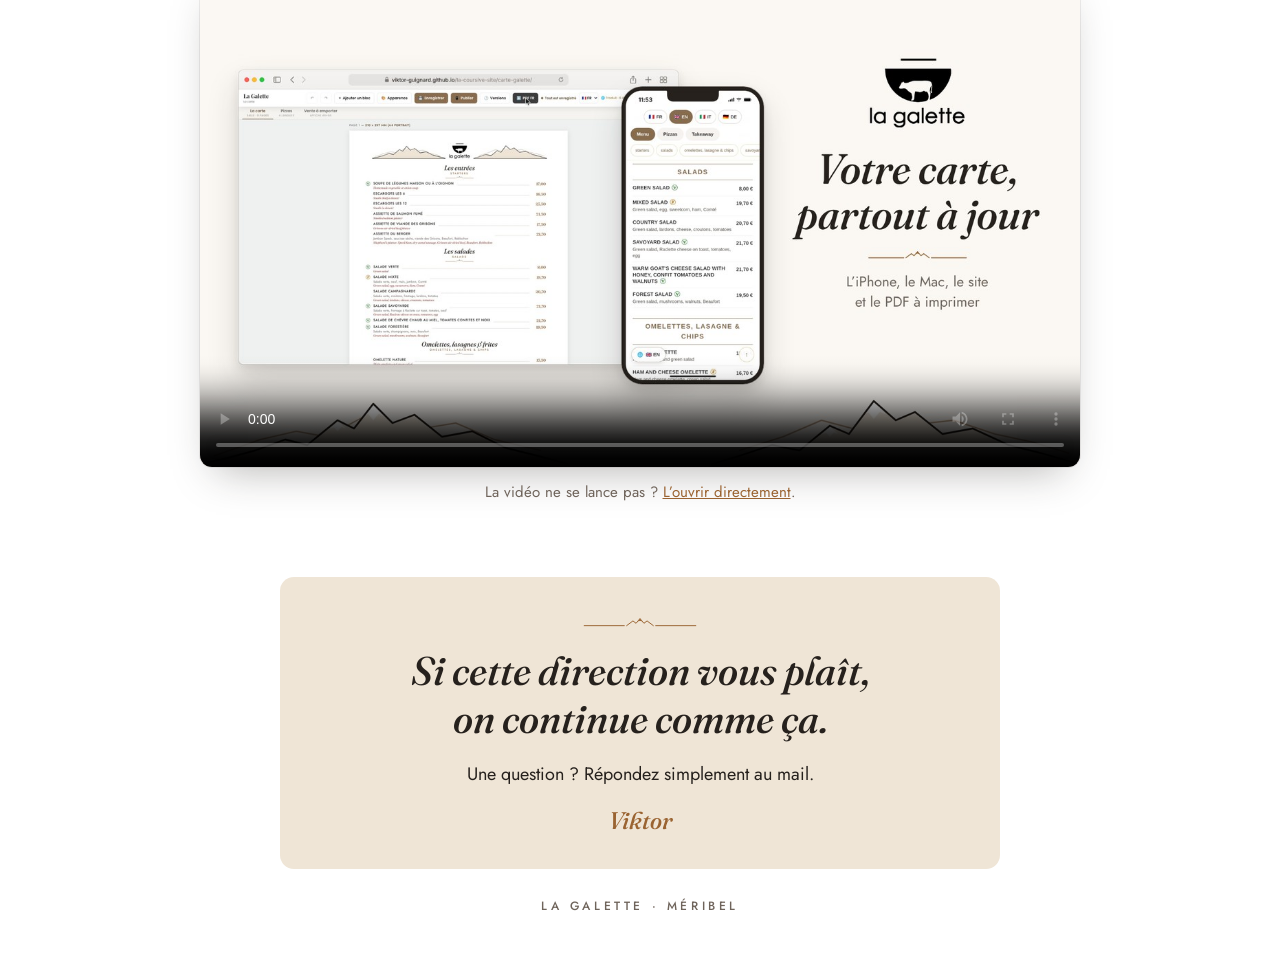
<file: presentation-galette.html>
<!doctype html>
<html lang="fr">
<head>
<meta charset="utf-8">
<meta name="viewport" content="width=device-width, initial-scale=1">
<meta name="robots" content="noindex">
<meta name="color-scheme" content="light">
<title>La Galette — vos nouvelles cartes</title>
<meta name="description" content="La nouvelle présentation proposée pour les cartes de La Galette, à comparer avec les cartes actuelles.">
<meta property="og:type" content="website">
<meta property="og:locale" content="fr_FR">
<meta property="og:title" content="Les nouvelles cartes de La Galette">
<meta property="og:description" content="Plus claires, plus lisibles, avec un petit air de montagne.">
<meta property="og:image" content="https://viktor-guignard.github.io/la-coursive-site/presentation/apercu.jpg">
<meta property="og:image:width" content="1200">
<meta property="og:image:height" content="630">
<link rel="icon" href="presentation/assets/icon-192.png">
<link rel="preload" href="presentation/assets/fonts/Fraunces-Italic.ttf" as="font" type="font/ttf" crossorigin>
<link rel="preload" href="presentation/assets/fonts/Jost-Regular.ttf" as="font" type="font/ttf" crossorigin>
<link rel="preload" href="presentation/assets/fonts/Jost-Medium.ttf" as="font" type="font/ttf" crossorigin>
<style>
/* Page envoyée à Valérie pour valider la nouvelle présentation des cartes.
   Identité « alpage » des cartes : fond blanc, encre, sarrasin, titres Fraunces italique, texte Jost.
   Sans JavaScript : tout s'affiche, l'interrupteur Avant / Après fonctionne (boutons radio),
   les images s'ouvrent en grand. Le script ajoute seulement la visionneuse et le lancement de la vidéo. */
@font-face{font-family:'Fraunces';font-style:italic;font-weight:500;src:url('presentation/assets/fonts/Fraunces-Italic.ttf') format('truetype');font-display:swap}
@font-face{font-family:'Fraunces';font-style:normal;font-weight:600;src:url('presentation/assets/fonts/Fraunces-SemiBold.ttf') format('truetype');font-display:swap}
@font-face{font-family:'Jost';font-style:normal;font-weight:400;src:url('presentation/assets/fonts/Jost-Regular.ttf') format('truetype');font-display:swap}
@font-face{font-family:'Jost';font-style:normal;font-weight:500;src:url('presentation/assets/fonts/Jost-Medium.ttf') format('truetype');font-display:swap}
@font-face{font-family:'Jost';font-style:normal;font-weight:600;src:url('presentation/assets/fonts/Jost-SemiBold.ttf') format('truetype');font-display:swap}

:root{
  --ink:#26211d;          /* encre des cartes */
  --wheat:#9a6331;        /* sarrasin */
  --wheat-hover:#85542a;
  --wheat-soft:#efe5d6;   /* sarrasin clair (encadrés des menus) */
  --muted:#6f645b;        /* texte secondaire des cartes : 5,7:1 sur blanc, 4,6:1 sur sarrasin clair */
  --line:rgba(154,99,49,.3);
  --serif:'Fraunces',Georgia,'Times New Roman',serif;
  --sans:'Jost','Avenir Next','Century Gothic','Segoe UI',system-ui,sans-serif;
  --gutter:20px;
  color-scheme:light;
}
*,*::before,*::after{box-sizing:border-box}
html{-webkit-text-size-adjust:100%;text-size-adjust:100%;scroll-behavior:smooth}
html.lock{overflow:hidden}
body{margin:0;background:#fff;color:var(--ink);font:400 17px/1.55 var(--sans);font-synthesis:none;-webkit-font-smoothing:antialiased}
img{max-width:100%}
a{color:var(--wheat)}
:focus-visible{outline:3px solid var(--wheat);outline-offset:3px}
.vh{position:absolute!important;width:1px;height:1px;margin:-1px;padding:0;overflow:hidden;clip:rect(0 0 0 0);white-space:nowrap;border:0}
svg.i{width:24px;height:24px;flex:none;fill:none;stroke:currentColor;stroke-width:1.7;stroke-linecap:round;stroke-linejoin:round}

/* ---------- En-tête : logo entre les crêtes, comme sur les cartes ---------- */
.hero{max-width:880px;margin:0 auto;padding:32px var(--gutter) 8px;text-align:center}
.crest{--h:clamp(34px,10.5vw,62px);display:grid;grid-template-columns:minmax(0,calc(var(--h)*268/56)) auto minmax(0,calc(var(--h)*268/56));justify-content:center;align-items:end;column-gap:clamp(8px,2.6vw,14px)}
.crest-side{display:block;height:var(--h);background:url('presentation/assets/deco/alpage-crest.svg') no-repeat;background-size:calc(var(--h)*640/56) var(--h)}
/* chaque côté montre sa chaîne de montagnes, collée au logo ; l'extérieur peut sortir du cadre */
.crest-side.l{background-position:right calc(var(--h)*-372/56) bottom 0}
.crest-side.r{background-position:left calc(var(--h)*-372/56) bottom 0}
.logo{display:block;width:clamp(72px,22vw,112px);height:auto}
h1{margin:26px auto 0;max-width:15em;font:italic 500 clamp(34px,9.4vw,58px)/1.06 var(--serif);letter-spacing:-.01em;text-wrap:balance}
.orn{display:block;width:120px;height:12px;margin:14px auto 0;background:url('presentation/assets/deco/alpage-orn.svg') center/contain no-repeat}
.lead{margin:16px auto 0;max-width:30em;font-size:18px;color:var(--muted);text-wrap:balance}

.ctas{display:grid;gap:12px;max-width:620px;margin:28px auto 0}
@media (min-width:600px){.ctas{grid-template-columns:1fr 1fr}}
.btn{display:flex;align-items:center;justify-content:center;gap:10px;min-height:58px;padding:10px 22px;border-radius:12px;font:500 18px/1.2 var(--sans);letter-spacing:.01em;text-decoration:none;color:#fff;-webkit-tap-highlight-color:transparent;transition:background-color .15s}
.btn-site{background:var(--wheat)}
.btn-site:hover{background:var(--wheat-hover)}
.btn-video{background:var(--ink)}
.btn-video:hover{background:#3b342e}
.btn-video:focus-visible{outline-color:var(--ink)}
.btn .play{width:30px;height:30px;border-radius:50%;background:#fff;color:var(--ink);display:grid;place-items:center;flex:none}
.btn .play svg{width:14px;height:14px;fill:currentColor;stroke:none;margin-left:2px}
.nobr{white-space:nowrap}

/* ---------- Sections ---------- */
.sec{max-width:1040px;margin:0 auto;padding:56px var(--gutter) 8px}
.sec-head{text-align:center;margin:0 auto 30px;max-width:640px}
.sec-head h2{margin:0;font:italic 500 clamp(31px,7.6vw,46px)/1.1 var(--serif);letter-spacing:-.005em;text-wrap:balance}
.kick{display:block;margin-top:8px;font:500 12px/1.5 var(--sans);letter-spacing:.3em;text-transform:uppercase;color:var(--wheat)}
@media (max-width:360px){.kick{letter-spacing:.2em}}
.sec-head .orn{margin-top:10px}
.sec-head p{margin:16px auto 0;max-width:32em;color:var(--muted);text-wrap:balance}
/* « Touche » sur téléphone, « Clique » à la souris */
.click{display:none}
@media (hover:hover) and (pointer:fine){.touch{display:none}.click{display:inline}}

/* ---------- Avant / après ---------- */
.pairs{display:grid;gap:52px}
.pair{margin:0}
.pair-cap{display:flex;align-items:baseline;justify-content:center;gap:12px;margin:0 0 14px;font:500 14px/1.3 var(--sans);letter-spacing:.2em;text-transform:uppercase}
.pair-n{font:600 24px/1 var(--serif);letter-spacing:0;color:var(--wheat)}
.sw-in{position:absolute;opacity:0;width:1px;height:1px;margin:0;pointer-events:none}
.sw{display:flex;width:max-content;margin:0 auto 16px;padding:3px;border-radius:999px;background:var(--wheat-soft)}
.sw label{display:flex;align-items:center;justify-content:center;min-width:112px;min-height:48px;padding:0 20px;border-radius:999px;font:500 16px/1 var(--sans);letter-spacing:.02em;cursor:pointer;-webkit-tap-highlight-color:transparent;transition:background-color .2s,color .2s}
.sw-in.avant:checked~.sw label.avant,.sw-in.apres:checked~.sw label.apres{background:var(--ink);color:#fff}
.sw-in.avant:focus-visible~.sw label.avant,.sw-in.apres:focus-visible~.sw label.apres{outline:3px solid var(--wheat);outline-offset:2px}
.shots{display:grid;max-width:480px;margin:0 auto}
.shot{grid-area:1/1;position:relative;display:block;color:inherit;text-decoration:none;cursor:zoom-in;transition:opacity .25s,visibility .25s;-webkit-tap-highlight-color:transparent}
.sw-in.avant:checked~.shots .apres,.sw-in.apres:checked~.shots .avant{opacity:0;visibility:hidden}
.shot img{display:block;width:100%;height:auto;background:#fff;border-radius:3px;box-shadow:0 0 0 1px rgba(38,33,29,.09),0 14px 34px -12px rgba(38,33,29,.3)}
.tag{display:none;margin:0 0 12px;text-align:center;font:500 12px/1 var(--sans);letter-spacing:.3em;text-transform:uppercase;color:var(--muted)}
.apres .tag{color:var(--wheat)}
.zoom{position:absolute;right:10px;bottom:10px;width:42px;height:42px;border-radius:50%;display:grid;place-items:center;background:rgba(255,255,255,.94);color:var(--ink);box-shadow:0 1px 6px rgba(38,33,29,.22)}
.zoom svg{width:22px;height:22px}
@media (min-width:700px){
  .sw,.sw-in{display:none}
  .shots{max-width:none;grid-template-columns:1fr 1fr;gap:clamp(20px,3.5vw,40px)}
  .shot{grid-area:auto;opacity:1!important;visibility:visible!important}
  .tag{display:block}
  .pair-cap{margin-bottom:20px}
}

/* ---------- Ce que vous pouvez faire ---------- */
.feats{list-style:none;margin:0 auto;padding:0;max-width:560px}
.feats li{display:grid;grid-template-columns:52px 1fr;column-gap:16px;align-items:center;padding:16px 0;border-top:1px solid var(--line)}
.feats li:last-child{border-bottom:1px solid var(--line)}
.ico{width:52px;height:52px;border-radius:50%;display:grid;place-items:center;background:var(--wheat-soft);color:var(--wheat)}
.ico svg{width:27px;height:27px;stroke-width:1.6}
.feats h3{margin:0;font:500 18px/1.3 var(--sans);text-wrap:balance}
.feats p{margin:3px 0 0;font-size:16px;line-height:1.45;color:var(--muted)}
@media (min-width:760px){
  .feats{max-width:none;display:grid;grid-template-columns:repeat(3,1fr);gap:18px}
  .feats li{display:block;padding:26px 24px 24px;border:0;border-radius:12px;background:var(--wheat-soft)}
  .feats li:last-child{border:0}
  .ico{background:#fff;margin-bottom:16px}
}

/* ---------- Vidéo ---------- */
.vid{max-width:880px;margin:0 auto;scroll-margin-top:16px}
.vid video{display:block;width:100%;height:auto;max-height:82vh;border-radius:12px;background:var(--wheat-soft);box-shadow:0 0 0 1px rgba(38,33,29,.08),0 18px 40px -16px rgba(38,33,29,.35)}
.vid .alt{margin:14px 0 0;text-align:center;font-size:15px;color:var(--muted)}

/* ---------- Pied ---------- */
.end{max-width:1040px;margin:0 auto;padding:64px var(--gutter) 40px}
.end-box{max-width:720px;margin:0 auto;padding:40px 24px 36px;border-radius:14px;background:var(--wheat-soft);text-align:center}
.end-box .orn{margin:0 auto 18px}
.end-big{margin:0 auto;max-width:17em;font:italic 500 clamp(27px,6.6vw,40px)/1.2 var(--serif);text-wrap:balance}
.end-q{margin:18px auto 0;font-size:18px;text-wrap:balance}
.sign{margin:20px 0 0;font:italic 500 24px/1 var(--serif);color:var(--wheat)}
.end-small{margin:28px 0 0;text-align:center;font:500 12px/1.5 var(--sans);letter-spacing:.3em;text-transform:uppercase;color:var(--muted)}

/* ---------- Visionneuse (ajoutée par le script) ---------- */
.viewer{position:fixed;inset:0;width:100%;height:100%;max-width:none;max-height:none;margin:0;padding:0;border:0;background:#fff;color:var(--ink)}
.viewer[open]{display:flex;flex-direction:column}
.viewer::backdrop{background:rgba(38,33,29,.55)}
.v-bar{flex:none;display:flex;align-items:center;gap:10px;padding:8px 10px 8px 16px;border-bottom:1px solid var(--line);background:#fff}
.v-title{flex:1;min-width:0;margin:0;font:500 16px/1.2 var(--sans);display:-webkit-box;-webkit-line-clamp:2;-webkit-box-orient:vertical;overflow:hidden}
.v-sw{display:flex;flex:none;padding:3px;border-radius:999px;background:var(--wheat-soft)}
.v-sw button{min-height:48px;min-width:72px;padding:0 12px;border:0;border-radius:999px;background:transparent;color:var(--ink);font:500 15px/1 var(--sans);cursor:pointer}
.v-sw button[aria-pressed="true"]{background:var(--ink);color:#fff}
.v-close{flex:none;width:48px;height:48px;border:0;border-radius:50%;display:grid;place-items:center;background:var(--wheat-soft);color:var(--ink);cursor:pointer}
.v-scroll{position:relative;flex:1;min-height:0;overflow:auto;overscroll-behavior:contain;-webkit-overflow-scrolling:touch;display:flex;padding:12px 12px 64px}
.v-zoom{margin:auto;padding:0;border:0;background:none;cursor:zoom-in;line-height:0}
.v-zoom img{display:block;max-width:100%;max-height:calc(100vh - 148px);max-height:calc(100dvh - 148px);width:auto;height:auto;box-shadow:0 0 0 1px rgba(38,33,29,.1)}
.v-scroll.zoomed .v-zoom{cursor:zoom-out}
.v-scroll.zoomed .v-zoom img{max-width:none;max-height:none;width:max(1000px,100vw)}
/* petite aide en bas de la visionneuse */
.v-tip{position:absolute;left:50%;bottom:max(18px,env(safe-area-inset-bottom));transform:translateX(-50%);margin:0;padding:9px 16px;border-radius:999px;background:rgba(38,33,29,.88);color:#fff;font:500 14px/1.2 var(--sans);white-space:nowrap;pointer-events:none}
.v-tip .t-out,.viewer.zoomed .v-tip .t-in{display:none}
.viewer.zoomed .v-tip .t-out{display:inline}
@media (max-width:420px){.v-sw button{min-width:64px;padding:0 10px}}

@media (prefers-reduced-motion:reduce){html{scroll-behavior:auto}*{transition:none!important}}
</style>
</head>
<body>

<header class="hero">
  <div class="crest">
    <span class="crest-side l" aria-hidden="true"></span>
    <img class="logo" src="presentation/assets/logo-noir.png" width="2401" height="1756" alt="La Galette">
    <span class="crest-side r" aria-hidden="true"></span>
  </div>
  <h1>Les nouvelles cartes de La Galette</h1>
  <span class="orn" aria-hidden="true"></span>
  <p class="lead">Plus claires, plus lisibles, avec un petit air de montagne&nbsp;: voici la direction que je vous propose.</p>
  <div class="ctas">
    <a class="btn btn-site" href="https://viktor-guignard.github.io/la-coursive-site/galette.html" target="_blank" rel="noopener">Voir le site proposé<svg class="i" viewBox="0 0 24 24" aria-hidden="true"><path d="M14 4h6v6M20 4l-8.5 8.5M18 14v4.5a1.5 1.5 0 0 1-1.5 1.5h-11A1.5 1.5 0 0 1 4 18.5v-11A1.5 1.5 0 0 1 5.5 6H10"/></svg></a>
    <a class="btn btn-video" href="#video" id="toVideo"><span class="play" aria-hidden="true"><svg viewBox="0 0 24 24"><path d="M6 3.5v17L21 12z"/></svg></span><span>Voir la vidéo <span class="nobr">(2&nbsp;min)</span></span></a>
  </div>
</header>

<main>
  <section class="sec" aria-labelledby="t-cartes">
    <div class="sec-head">
      <h2 id="t-cartes">Avant, après</h2>
      <span class="kick">Six pages pour comparer</span>
      <span class="orn" aria-hidden="true"></span>
      <p>Les mêmes plats, mieux mis en valeur. <span class="touch">Touchez</span><span class="click">Cliquez sur</span> une image pour la voir en grand.</p>
    </div>

    <div class="pairs">
      <figure class="pair" data-key="p5" data-title="Vente à emporter">
        <figcaption class="pair-cap"><span class="pair-n">1</span><span>Vente à emporter · adhésif extérieur</span></figcaption>
        <input class="sw-in avant" type="radio" name="p5" id="p5-avant">
        <input class="sw-in apres" type="radio" name="p5" id="p5-apres" checked>
        <div class="sw"><label class="avant" for="p5-avant">Avant</label><label class="apres" for="p5-apres">Après</label></div>
        <div class="shots">
          <a class="shot avant" href="presentation/avant-emporter.jpg"><span class="tag">Avant</span><img src="presentation/avant-emporter.jpg" width="986" height="1414" loading="lazy" decoding="async" alt="Adhésif actuel, vente à emporter"><span class="zoom" aria-hidden="true"><svg class="i" viewBox="0 0 24 24"><circle cx="10.5" cy="10.5" r="6.5"/><path d="M15.5 15.5 20 20M10.5 7.5v6M7.5 10.5h6"/></svg></span></a>
          <a class="shot apres" href="presentation/apres-emporter.jpg?v=5"><span class="tag">Après</span><img src="presentation/apres-emporter.jpg?v=5" width="870" height="1248" loading="lazy" decoding="async" alt="Nouvel adhésif proposé, vente à emporter"><span class="zoom" aria-hidden="true"><svg class="i" viewBox="0 0 24 24"><circle cx="10.5" cy="10.5" r="6.5"/><path d="M15.5 15.5 20 20M10.5 7.5v6M7.5 10.5h6"/></svg></span></a>
        </div>
      </figure>

      <figure class="pair" data-key="p6" data-title="Totem">
        <figcaption class="pair-cap"><span class="pair-n">2</span><span>Totem · porte-menu extérieur</span></figcaption>
        <input class="sw-in avant" type="radio" name="p6" id="p6-avant">
        <input class="sw-in apres" type="radio" name="p6" id="p6-apres" checked>
        <div class="sw"><label class="avant" for="p6-avant">Avant</label><label class="apres" for="p6-apres">Après</label></div>
        <div class="shots">
          <a class="shot avant" href="presentation/avant-totem.jpg"><span class="tag">Avant</span><img src="presentation/avant-totem.jpg" width="994" height="1408" loading="lazy" decoding="async" alt="Porte-menu actuel du totem"><span class="zoom" aria-hidden="true"><svg class="i" viewBox="0 0 24 24"><circle cx="10.5" cy="10.5" r="6.5"/><path d="M15.5 15.5 20 20M10.5 7.5v6M7.5 10.5h6"/></svg></span></a>
          <a class="shot apres" href="presentation/apres-totem.jpg?v=6"><span class="tag">Après</span><img src="presentation/apres-totem.jpg?v=6" width="908" height="1286" loading="lazy" decoding="async" alt="Nouveau porte-menu proposé pour le totem"><span class="zoom" aria-hidden="true"><svg class="i" viewBox="0 0 24 24"><circle cx="10.5" cy="10.5" r="6.5"/><path d="M15.5 15.5 20 20M10.5 7.5v6M7.5 10.5h6"/></svg></span></a>
        </div>
      </figure>

      <figure class="pair" data-key="p1" data-title="La carte · Les entrées">
        <figcaption class="pair-cap"><span class="pair-n">3</span><span>La carte · Les entrées</span></figcaption>
        <input class="sw-in avant" type="radio" name="p1" id="p1-avant">
        <input class="sw-in apres" type="radio" name="p1" id="p1-apres" checked>
        <div class="sw"><label class="avant" for="p1-avant">Avant</label><label class="apres" for="p1-apres">Après</label></div>
        <div class="shots">
          <a class="shot avant" href="presentation/avant-entrees.jpg"><span class="tag">Avant</span><img src="presentation/avant-entrees.jpg" width="937" height="1325" loading="lazy" decoding="async" alt="Carte actuelle, page des entrées"><span class="zoom" aria-hidden="true"><svg class="i" viewBox="0 0 24 24"><circle cx="10.5" cy="10.5" r="6.5"/><path d="M15.5 15.5 20 20M10.5 7.5v6M7.5 10.5h6"/></svg></span></a>
          <a class="shot apres" href="presentation/apres-entrees.jpg"><span class="tag">Après</span><img src="presentation/apres-entrees.jpg" width="1000" height="1414" decoding="async" alt="Nouvelle carte proposée, page des entrées"><span class="zoom" aria-hidden="true"><svg class="i" viewBox="0 0 24 24"><circle cx="10.5" cy="10.5" r="6.5"/><path d="M15.5 15.5 20 20M10.5 7.5v6M7.5 10.5h6"/></svg></span></a>
        </div>
      </figure>

      <figure class="pair" data-key="p2" data-title="Les galettes">
        <figcaption class="pair-cap"><span class="pair-n">4</span><span>Les galettes</span></figcaption>
        <input class="sw-in avant" type="radio" name="p2" id="p2-avant">
        <input class="sw-in apres" type="radio" name="p2" id="p2-apres" checked>
        <div class="sw"><label class="avant" for="p2-avant">Avant</label><label class="apres" for="p2-apres">Après</label></div>
        <div class="shots">
          <a class="shot avant" href="presentation/avant-galettes.jpg"><span class="tag">Avant</span><img src="presentation/avant-galettes.jpg" width="937" height="1325" loading="lazy" decoding="async" alt="Carte actuelle, page des galettes"><span class="zoom" aria-hidden="true"><svg class="i" viewBox="0 0 24 24"><circle cx="10.5" cy="10.5" r="6.5"/><path d="M15.5 15.5 20 20M10.5 7.5v6M7.5 10.5h6"/></svg></span></a>
          <a class="shot apres" href="presentation/apres-galettes-5.jpg"><span class="tag">Après</span><img src="presentation/apres-galettes-5.jpg" width="1000" height="1414" loading="lazy" decoding="async" alt="Nouvelle carte proposée, page des galettes"><span class="zoom" aria-hidden="true"><svg class="i" viewBox="0 0 24 24"><circle cx="10.5" cy="10.5" r="6.5"/><path d="M15.5 15.5 20 20M10.5 7.5v6M7.5 10.5h6"/></svg></span></a>
        </div>
      </figure>

      <figure class="pair" data-key="p3" data-title="Les menus du midi">
        <figcaption class="pair-cap"><span class="pair-n">5</span><span>Les menus du midi</span></figcaption>
        <input class="sw-in avant" type="radio" name="p3" id="p3-avant">
        <input class="sw-in apres" type="radio" name="p3" id="p3-apres" checked>
        <div class="sw"><label class="avant" for="p3-avant">Avant</label><label class="apres" for="p3-apres">Après</label></div>
        <div class="shots">
          <a class="shot avant" href="presentation/avant-menus-midi.jpg"><span class="tag">Avant</span><img src="presentation/avant-menus-midi.jpg" width="937" height="1325" loading="lazy" decoding="async" alt="Carte actuelle, menus du midi"><span class="zoom" aria-hidden="true"><svg class="i" viewBox="0 0 24 24"><circle cx="10.5" cy="10.5" r="6.5"/><path d="M15.5 15.5 20 20M10.5 7.5v6M7.5 10.5h6"/></svg></span></a>
          <a class="shot apres" href="presentation/apres-menus-midi.jpg"><span class="tag">Après</span><img src="presentation/apres-menus-midi.jpg" width="1000" height="1414" loading="lazy" decoding="async" alt="Nouvelle carte proposée, menus du midi"><span class="zoom" aria-hidden="true"><svg class="i" viewBox="0 0 24 24"><circle cx="10.5" cy="10.5" r="6.5"/><path d="M15.5 15.5 20 20M10.5 7.5v6M7.5 10.5h6"/></svg></span></a>
        </div>
      </figure>

      <figure class="pair" data-key="p4" data-title="Les pizzas">
        <figcaption class="pair-cap"><span class="pair-n">6</span><span>Les pizzas</span></figcaption>
        <input class="sw-in avant" type="radio" name="p4" id="p4-avant">
        <input class="sw-in apres" type="radio" name="p4" id="p4-apres" checked>
        <div class="sw"><label class="avant" for="p4-avant">Avant</label><label class="apres" for="p4-apres">Après</label></div>
        <div class="shots">
          <a class="shot avant" href="presentation/avant-pizzas.jpg"><span class="tag">Avant</span><img src="presentation/avant-pizzas.jpg" width="918" height="1299" loading="lazy" decoding="async" alt="Carte actuelle des pizzas"><span class="zoom" aria-hidden="true"><svg class="i" viewBox="0 0 24 24"><circle cx="10.5" cy="10.5" r="6.5"/><path d="M15.5 15.5 20 20M10.5 7.5v6M7.5 10.5h6"/></svg></span></a>
          <a class="shot apres" href="presentation/apres-pizzas.jpg"><span class="tag">Après</span><img src="presentation/apres-pizzas.jpg" width="1000" height="1414" loading="lazy" decoding="async" alt="Nouvelle carte des pizzas proposée"><span class="zoom" aria-hidden="true"><svg class="i" viewBox="0 0 24 24"><circle cx="10.5" cy="10.5" r="6.5"/><path d="M15.5 15.5 20 20M10.5 7.5v6M7.5 10.5h6"/></svg></span></a>
        </div>
      </figure>
    </div>
  </section>

  <section class="sec" aria-labelledby="t-seule">
    <div class="sec-head">
      <h2 id="t-seule">Ce que vous pouvez faire vous-même</h2>
      <span class="kick">En quelques secondes</span>
      <span class="orn" aria-hidden="true"></span>
      <p>Depuis votre iPhone ou un ordinateur, quand vous voulez.</p>
    </div>
    <ul class="feats">
      <li><span class="ico" aria-hidden="true"><svg class="i" viewBox="0 0 24 24"><path d="M4.5 19.5 5.6 15 15.8 4.8a2 2 0 0 1 2.8 0l.6.6a2 2 0 0 1 0 2.8L9 18.4l-4.5 1.1z"/><path d="M14.2 6.4l3.4 3.4"/></svg></span><div><h3>Modifier ou ajouter un plat</h3><p>Le nom, la description, le prix.</p></div></li>
      <li><span class="ico" aria-hidden="true"><svg class="i" viewBox="0 0 24 24"><path d="M5.5 18.5C5 10.6 10 5.4 19 5c.4 9-4.8 14-13.5 13.5z"/><path d="M5.5 18.5c2.6-4 5.7-6.9 9.5-8.8"/></svg></span><div><h3>Végétarien, sans gluten</h3><p>Une case à cocher, et le picto apparaît.</p></div></li>
      <li><span class="ico" aria-hidden="true"><svg class="i" viewBox="0 0 24 24"><path d="M2.8 12S6.2 6 12 6s9.2 6 9.2 6-3.4 6-9.2 6-9.2-6-9.2-6z"/><circle cx="12" cy="12" r="2.6"/><path d="M4.5 4.5l15 15"/></svg></span><div><h3>Masquer un plat le temps d’une rupture</h3><p>Un toucher pour le cacher, un autre pour le remettre.</p></div></li>
      <li><span class="ico" aria-hidden="true"><svg class="i" viewBox="0 0 24 24"><rect x="4" y="4" width="6" height="6" rx="1.2"/><rect x="14" y="4" width="6" height="6" rx="1.2"/><rect x="4" y="14" width="6" height="6" rx="1.2"/><path d="M14 14h2.5v2.5H14zM17.5 17.5H20V20h-2.5zM14 20h.5M20 14v.5"/></svg></span><div><h3>Publier en un geste</h3><p>Le QR&nbsp;code et le site se mettent à jour.</p></div></li>
      <li><span class="ico" aria-hidden="true"><svg class="i" viewBox="0 0 24 24"><circle cx="12" cy="12" r="8.5"/><path d="M3.5 12h17M12 3.5c2.3 2.4 3.5 5.2 3.5 8.5s-1.2 6.1-3.5 8.5M12 3.5C9.7 5.9 8.5 8.7 8.5 12s1.2 6.1 3.5 8.5"/></svg></span><div><h3>Cartes traduites automatiquement</h3><p>En anglais, en italien et en allemand.</p></div></li>
      <li><span class="ico" aria-hidden="true"><svg class="i" viewBox="0 0 24 24"><path d="M7 9V4h10v5"/><path d="M7 17H5a1.5 1.5 0 0 1-1.5-1.5v-5A1.5 1.5 0 0 1 5 9h14a1.5 1.5 0 0 1 1.5 1.5v5A1.5 1.5 0 0 1 19 17h-2"/><path d="M7 14h10v6H7z"/></svg></span><div><h3>PDF prêts à imprimer</h3><p>Au bon format, depuis l’ordinateur.</p></div></li>
    </ul>
  </section>

  <section class="sec" id="video" aria-labelledby="t-video">
    <div class="sec-head">
      <h2 id="t-video">La démo en vidéo</h2>
      <span class="kick">Deux minutes</span>
      <span class="orn" aria-hidden="true"></span>
      <p>Sur l’iPhone, les retouches du quotidien&nbsp;; sur le Mac, la carte imprimée. Vous publiez une fois, et tout est à jour&nbsp;: le site, le téléphone de vos clients et le PDF à imprimer.</p>
    </div>
    <div class="vid">
      <video id="demo" controls playsinline preload="metadata" poster="presentation/galette-demo-2.jpg">
        <source src="presentation/galette-demo-2.mp4" type="video/mp4">
        <a href="presentation/galette-demo-2.mp4">Ouvrir la vidéo</a>
      </video>
      <p class="alt">La vidéo ne se lance pas&nbsp;? <a href="presentation/galette-demo-2.mp4">L’ouvrir directement</a>.</p>
    </div>
  </section>
</main>

<footer class="end">
  <div class="end-box">
    <span class="orn" aria-hidden="true"></span>
    <p class="end-big">Si cette direction vous plaît, on continue comme ça.</p>
    <p class="end-q">Une question&nbsp;? Répondez simplement au mail.</p>
    <p class="sign">Viktor</p>
  </div>
  <p class="end-small">La Galette · Méribel</p>
</footer>

<dialog class="viewer" id="viewer" aria-labelledby="vTitle">
  <div class="v-bar">
    <p class="v-title" id="vTitle"></p>
    <div class="v-sw" role="group" aria-label="Carte affichée"><button type="button" data-side="avant" aria-pressed="false">Avant</button><button type="button" data-side="apres" aria-pressed="true">Après</button></div>
    <button type="button" class="v-close" id="vClose" aria-label="Fermer" autofocus><svg class="i" viewBox="0 0 24 24" aria-hidden="true"><path d="M6 6l12 12M18 6 6 18"/></svg></button>
  </div>
  <div class="v-scroll" id="vScroll"><button type="button" class="v-zoom" id="vZoom" aria-label="Zoomer"><img id="vImg" alt=""></button></div>
  <p class="v-tip" aria-hidden="true"><span class="t-in"><span class="touch">Touchez</span><span class="click">Cliquez sur</span> l’image pour zoomer</span><span class="t-out"><span class="touch">Touchez</span><span class="click">Cliquez</span> à nouveau pour revenir</span></p>
</dialog>

<script>
(function () {
  /* « Voir la vidéo » : descend jusqu'à la vidéo et la lance (le toucher autorise le son). */
  var toVideo = document.getElementById('toVideo'), video = document.getElementById('demo');
  if (toVideo && video) toVideo.addEventListener('click', function (e) {
    e.preventDefault();
    var calm = window.matchMedia && matchMedia('(prefers-reduced-motion: reduce)').matches;
    try { var p = video.play(); if (p && p.catch) p.catch(function () {}); } catch (err) {}
    video.scrollIntoView({ behavior: calm ? 'auto' : 'smooth', block: 'center' });
  });

  /* Visionneuse : sans elle (vieux navigateur), le lien ouvre simplement l'image. */
  var dlg = document.getElementById('viewer');
  if (!dlg || typeof dlg.showModal !== 'function') return;
  var img = document.getElementById('vImg'), title = document.getElementById('vTitle'),
      scroller = document.getElementById('vScroll'), zoomBtn = document.getElementById('vZoom'),
      sides = dlg.querySelectorAll('[data-side]'), pair = null;

  function show(side) {
    var a = pair.querySelector('.shot.' + side), thumb = a.querySelector('img');
    img.src = a.getAttribute('href');
    img.alt = thumb.alt;
    title.textContent = pair.getAttribute('data-title');
    for (var i = 0; i < sides.length; i++) sides[i].setAttribute('aria-pressed', String(sides[i].getAttribute('data-side') === side));
    var radio = document.getElementById(pair.getAttribute('data-key') + '-' + side);
    if (radio) radio.checked = true;   // la page garde le même côté à la fermeture
  }
  function setZoom(on, x, y) {
    var r = img.getBoundingClientRect(), s = scroller.getBoundingClientRect();
    var fx = r.width ? (x - r.left) / r.width : .5, fy = r.height ? (y - r.top) / r.height : .3;
    scroller.classList.toggle('zoomed', on);
    dlg.classList.toggle('zoomed', on);
    zoomBtn.setAttribute('aria-label', on ? 'Revenir à la page entière' : 'Zoomer');
    if (on) {   // le point touché reste sous le doigt (img.offsetLeft est mesuré depuis la zone qui défile)
      scroller.scrollLeft = img.offsetLeft + fx * img.offsetWidth - (x - s.left);
      scroller.scrollTop = img.offsetTop + fy * img.offsetHeight - (y - s.top);
    } else { scroller.scrollLeft = 0; scroller.scrollTop = 0; }
  }

  document.addEventListener('click', function (e) {
    var a = e.target.closest ? e.target.closest('.shot') : null;
    if (!a || e.metaKey || e.ctrlKey || e.shiftKey) return;
    e.preventDefault();
    pair = a.closest('.pair');
    scroller.classList.remove('zoomed'); dlg.classList.remove('zoomed');
    show(a.classList.contains('avant') ? 'avant' : 'apres');
    document.documentElement.classList.add('lock');
    dlg.showModal();
    scroller.scrollTop = 0; scroller.scrollLeft = 0;
  });
  for (var i = 0; i < sides.length; i++) sides[i].addEventListener('click', function () { show(this.getAttribute('data-side')); });
  zoomBtn.addEventListener('click', function (e) {
    var on = !scroller.classList.contains('zoomed'), r = img.getBoundingClientRect();
    var x = e.clientX || r.left + r.width / 2, y = e.clientY || r.top + r.height * .3;   // clavier : vers le haut de la page
    setZoom(on, x, y);
  });
  document.getElementById('vClose').addEventListener('click', function () { dlg.close(); });
  dlg.addEventListener('close', function () { document.documentElement.classList.remove('lock'); scroller.classList.remove('zoomed'); dlg.classList.remove('zoomed'); });
})();
</script>
</body>
</html>
</file>
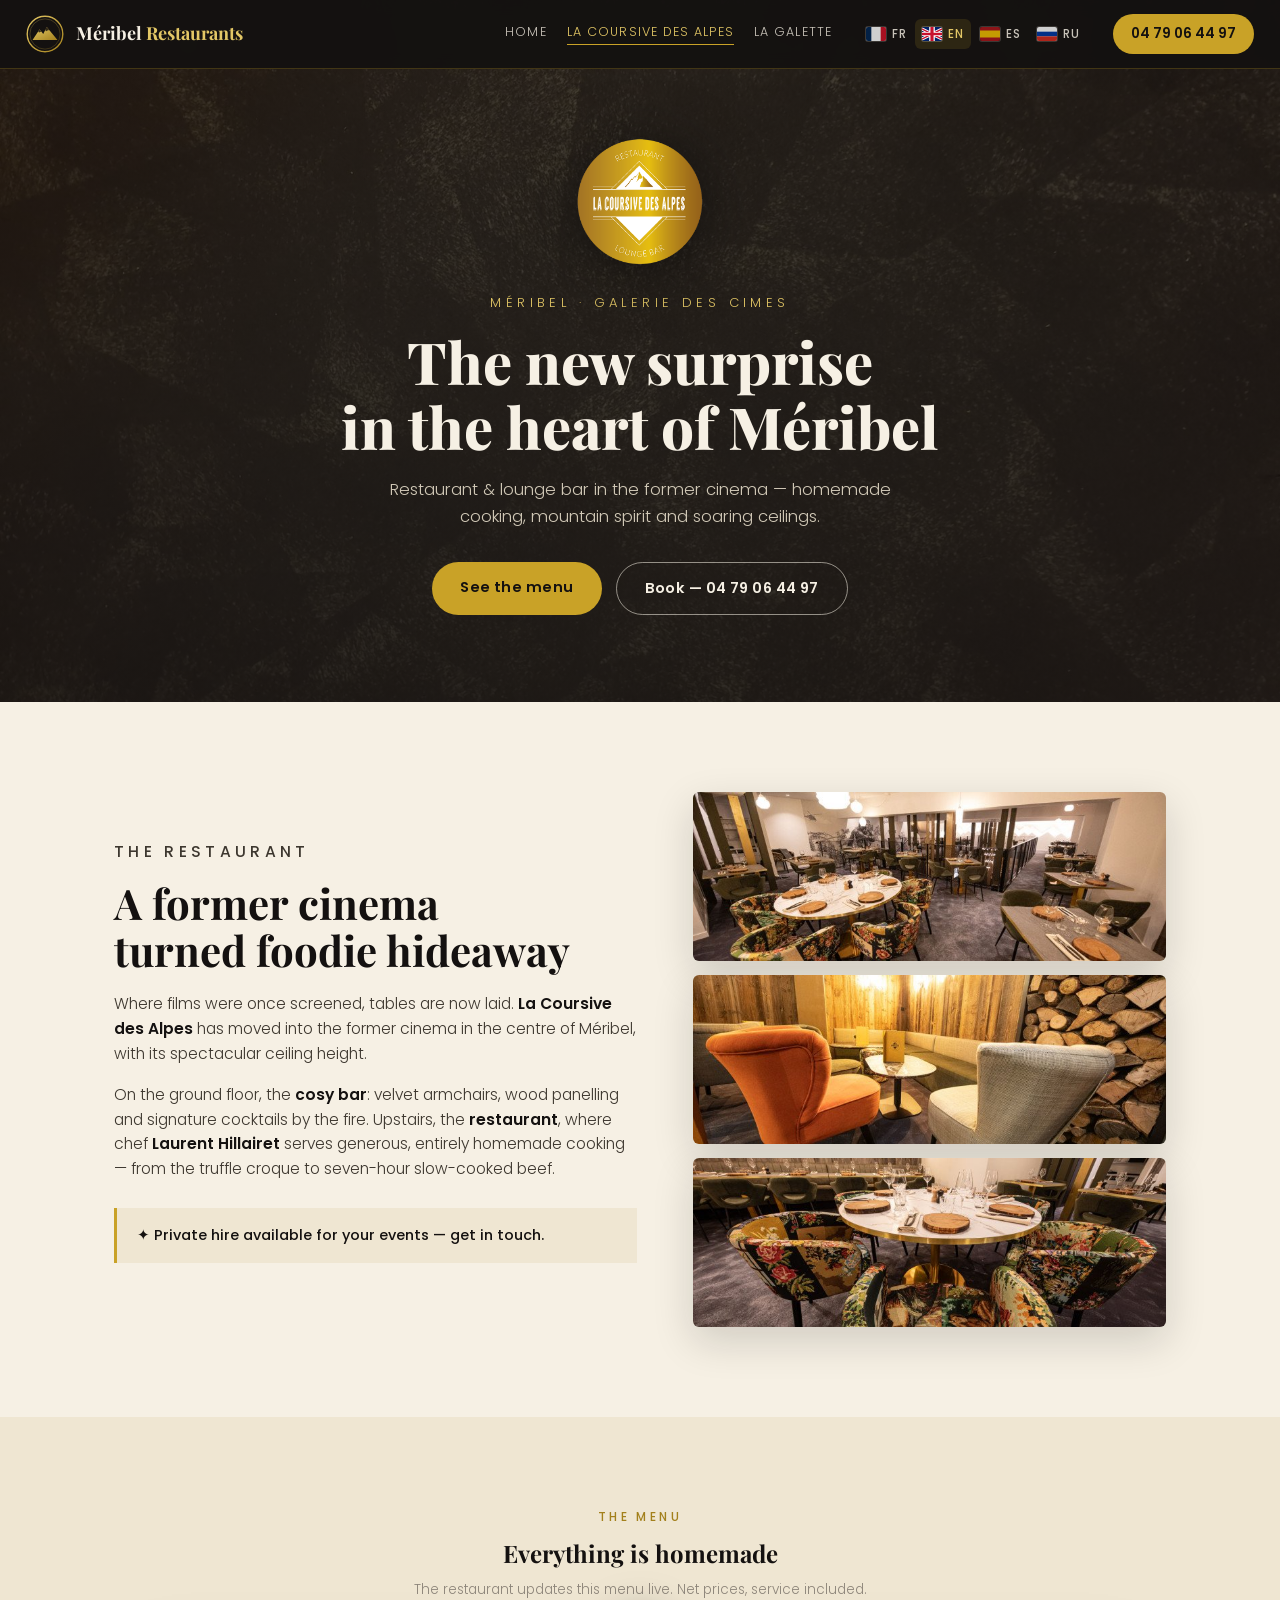
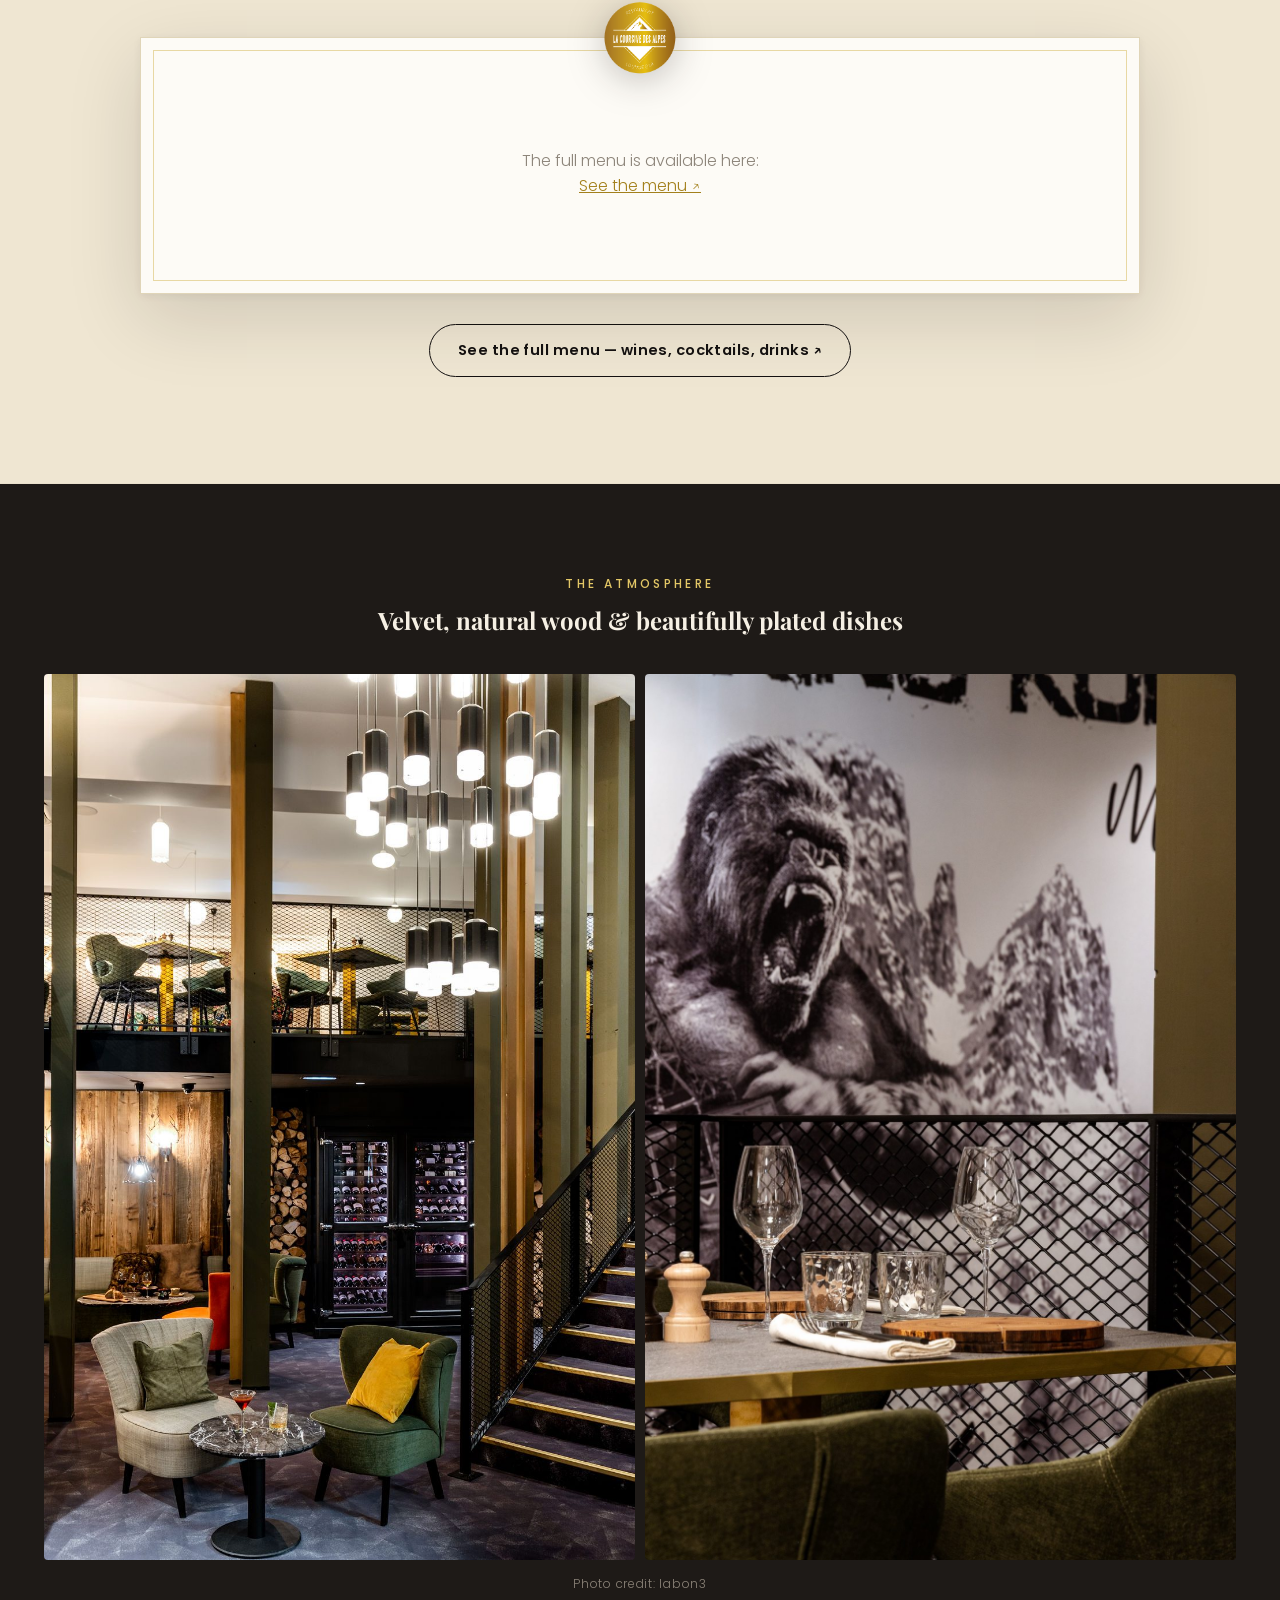
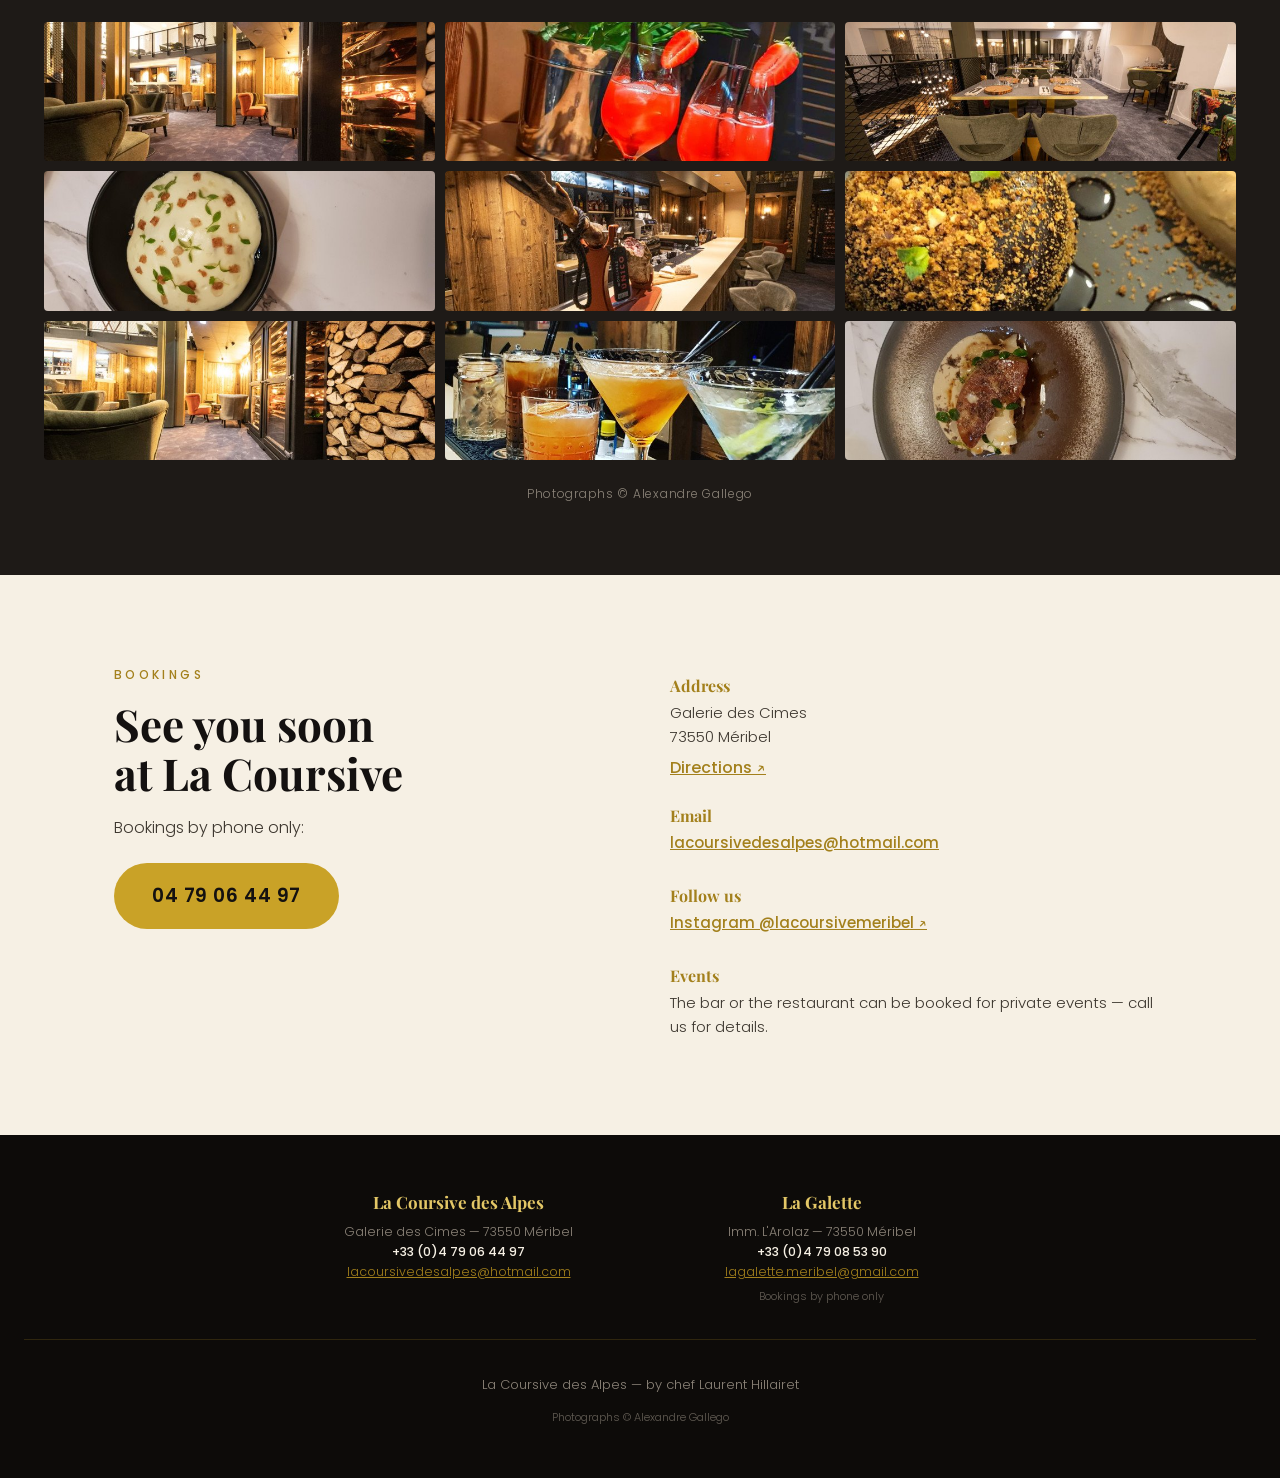
<file: index.php/la-coursive-des-alpes.html>
<!doctype html>
<html lang="fr">
<head>
<meta charset="utf-8">
<title>La Coursive des Alpes, Méribel</title>
<link rel="canonical" href="/coursive.html">
<meta http-equiv="refresh" content="0; url=/coursive.html">
<meta name="robots" content="noindex">
</head>
<body>
<p><a href="/coursive.html">La Coursive des Alpes, Méribel</a></p>
<script>location.replace("/coursive.html");</script>
</body>
</html>
</file>
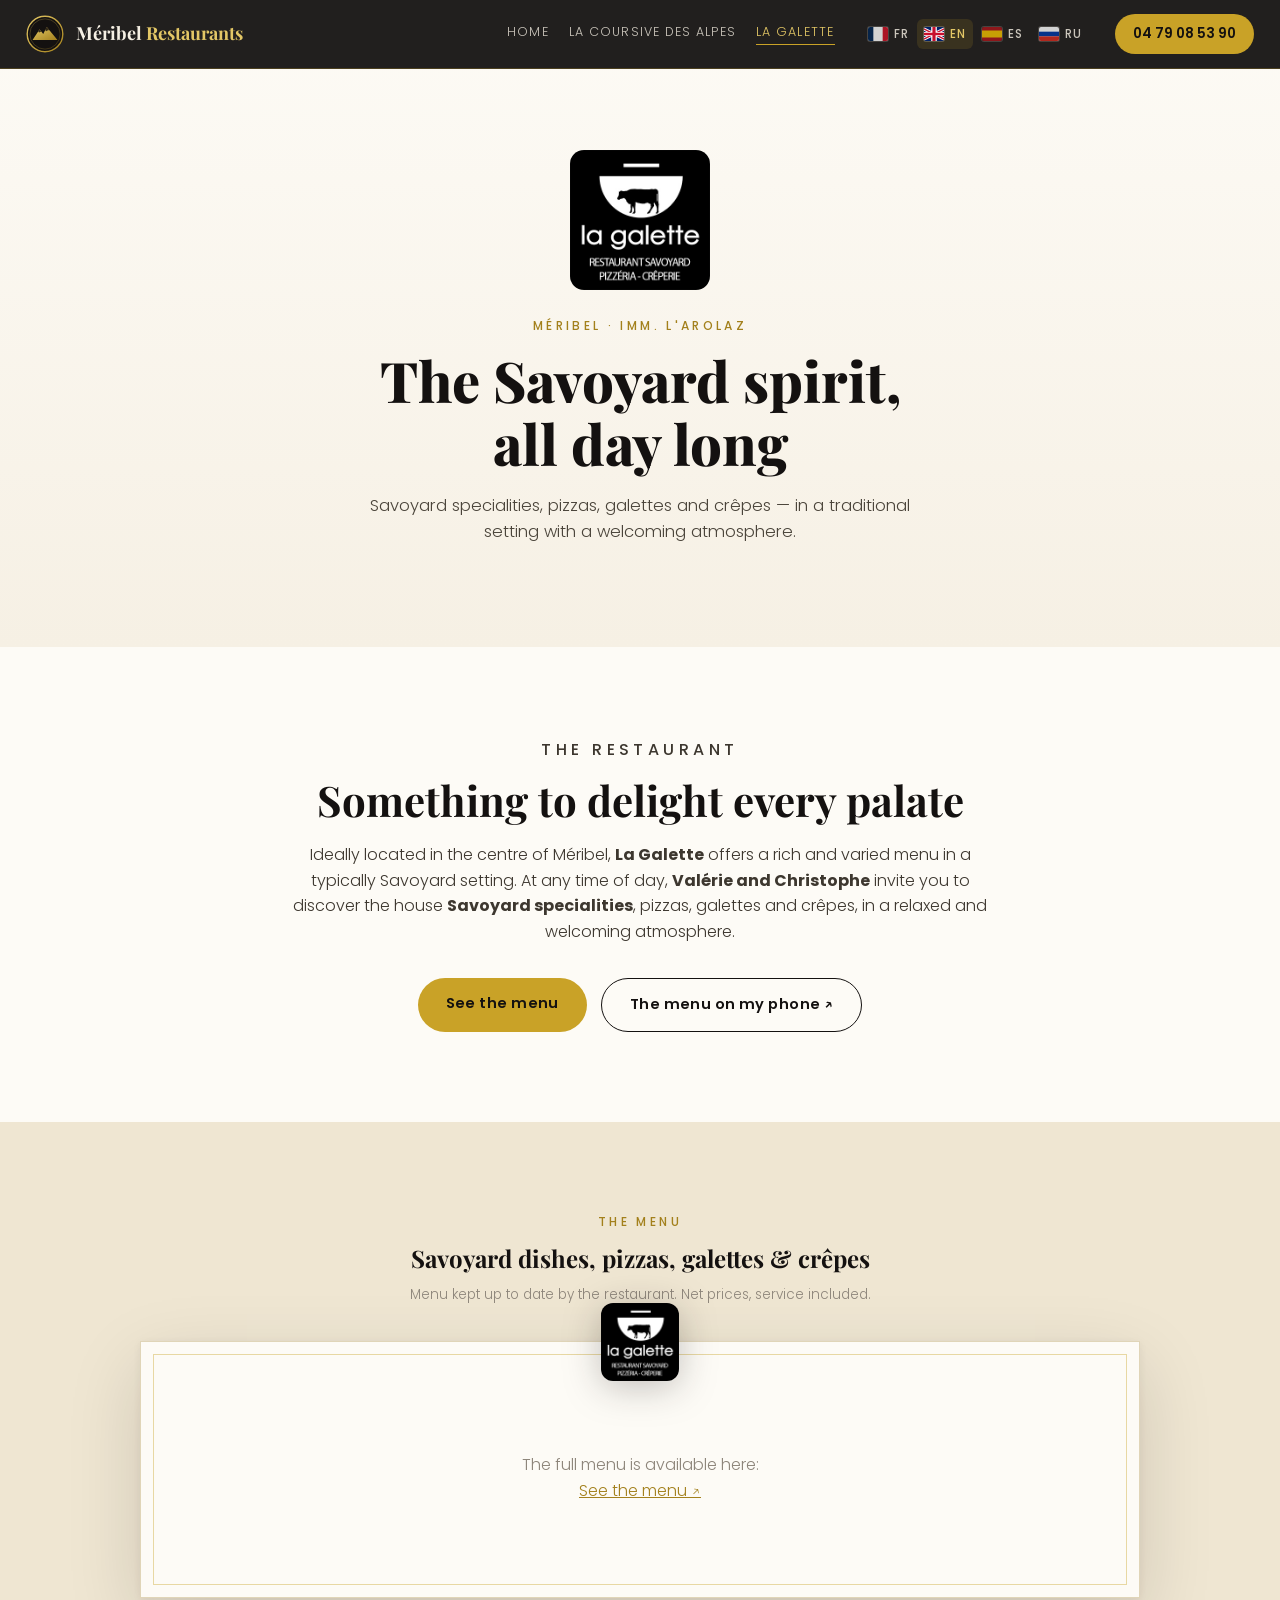
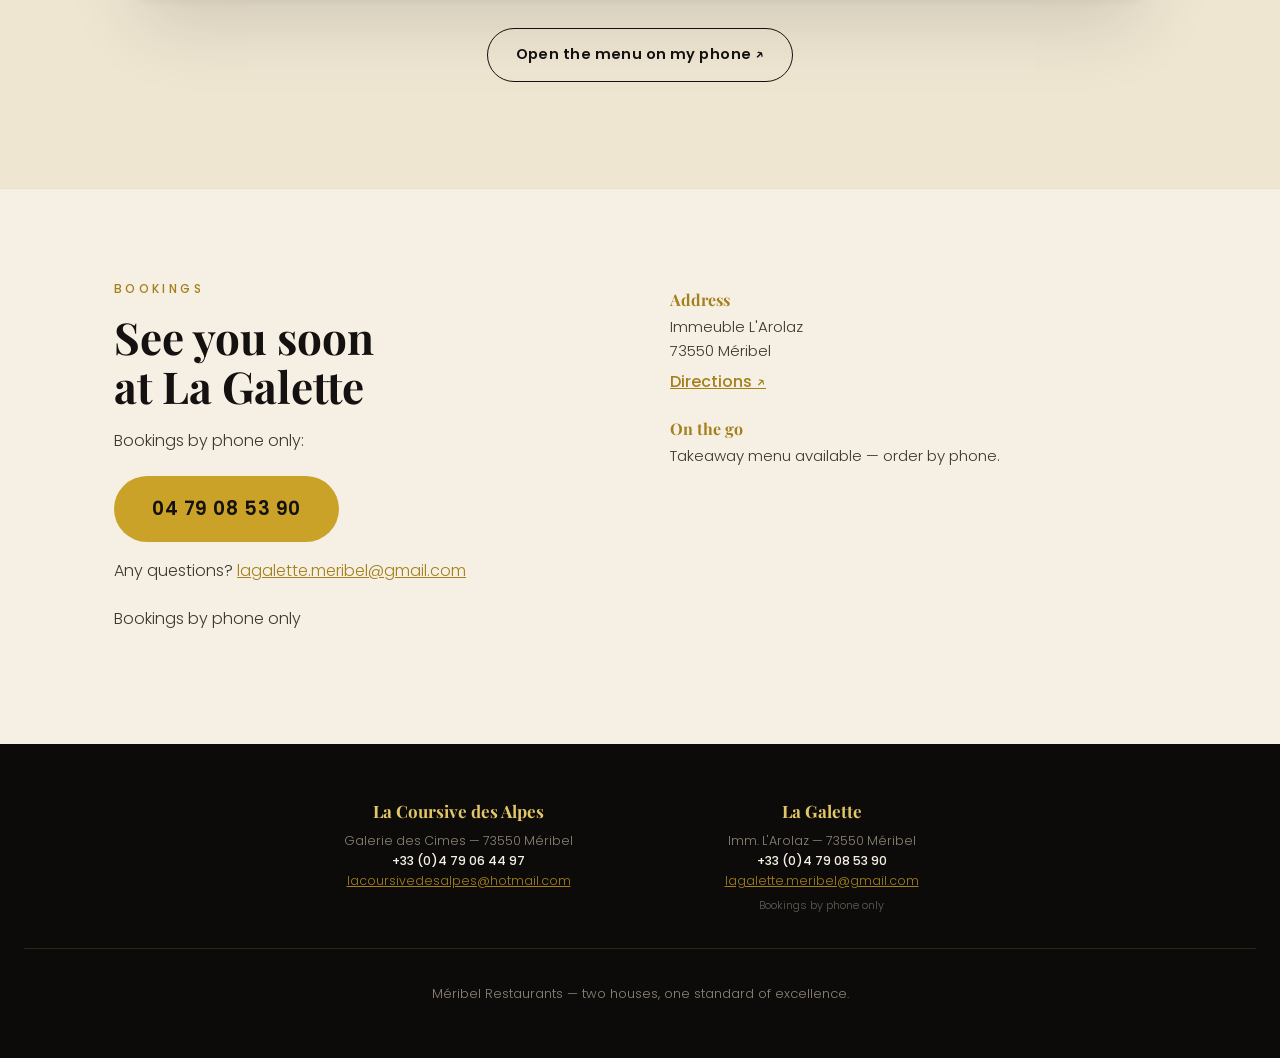
<file: index.php/la-galette.html>
<!doctype html>
<html lang="fr">
<head>
<meta charset="utf-8">
<title>La Galette, Méribel</title>
<link rel="canonical" href="/galette.html">
<meta http-equiv="refresh" content="0; url=/galette.html">
<meta name="robots" content="noindex">
</head>
<body>
<p><a href="/galette.html">La Galette, Méribel</a></p>
<script>location.replace("/galette.html");</script>
</body>
</html>
</file>
<file: style.css>
:root{
  --noir:#141110;
  --noir-2:#1e1a17;
  --or:#c9a227;
  --or-fonce:#a3801c;
  --or-clair:#e3c766;
  --creme:#f6f0e4;
  --creme-2:#efe6d2;
  --blanc:#fdfbf6;
  --gris:#8d857a;
  --font-t:'Playfair Display', serif;
  --font-b:'Poppins', 'Montserrat', sans-serif;   /* Montserrat : cyrillique (site en russe) */
}

*{box-sizing:border-box;}
html{scroll-behavior:smooth;}
body{
  margin:0; font-family:var(--font-b); color:var(--noir);
  background:var(--creme); line-height:1.6; font-weight:300;
}
img{max-width:100%; display:block;}
a{color:var(--or-fonce);}
h1,h2,h3{font-family:var(--font-t); font-weight:700; line-height:1.12; margin:0 0 18px;}
.wrap{max-width:1100px; margin:0 auto; padding:0 24px;}
.wrap.narrow{max-width:840px;}
.center{text-align:center;}
.kicker{
  font-size:12px; letter-spacing:.28em; text-transform:uppercase;
  color:var(--or-fonce); font-weight:500; margin:0 0 14px;
}

/* ---------- Nav ---------- */
#nav{
  position:fixed; top:0; left:0; right:0; z-index:100;
  display:flex; align-items:center; gap:26px;
  padding:14px 26px;
  background:rgba(20,17,16,.94);
  backdrop-filter:blur(8px);
  border-bottom:1px solid rgba(201,162,39,.25);
}
.nav-brand{display:flex; align-items:center; gap:12px; text-decoration:none; color:var(--creme); margin-right:auto;}
.nav-brand img{width:38px; height:38px; border-radius:50%;}
.nav-brand span{font-family:var(--font-t); font-size:18px; font-weight:700;}
.nav-brand em{font-style:normal; color:var(--or-clair);}
.nav-links{display:flex; gap:20px;}
.nav-links a{
  color:var(--creme); text-decoration:none; font-size:12.5px; letter-spacing:.1em;
  text-transform:uppercase; opacity:.8; transition:color .15s, opacity .15s;
  padding-bottom:2px; border-bottom:1.5px solid transparent;
}
.nav-links a:hover{color:var(--or-clair); opacity:1;}
.nav-links a.active{color:var(--or-clair); opacity:1; border-bottom-color:var(--or);}
.nav-cta{
  font-size:13.5px; font-weight:600; text-decoration:none; color:var(--noir);
  background:var(--or); padding:9px 18px; border-radius:30px;
  transition:background .15s; white-space:nowrap;
}
.nav-cta:hover{background:var(--or-clair);}

/* Burger (mobile / tablette) */
#burger{
  display:none; flex-direction:column; justify-content:center; gap:5px;
  width:42px; height:38px; padding:8px 9px;
  background:none; border:1px solid rgba(246,240,228,.35); border-radius:8px; cursor:pointer;
}
#burger span{display:block; height:2px; background:var(--creme); border-radius:2px; transition:transform .2s, opacity .2s;}
#nav.open #burger span:nth-child(1){transform:translateY(7px) rotate(45deg);}
#nav.open #burger span:nth-child(2){opacity:0;}
#nav.open #burger span:nth-child(3){transform:translateY(-7px) rotate(-45deg);}

/* ---------- Langue du site (site-i18n.js) : drapeaux + codes ----------
   Desktop large : les 4 langues côte à côte. En dessous : bouton (langue en cours) + liste. */
.lang-switch{position:relative; flex:0 0 auto;}
.lang-switch .flag{width:20px; height:14px; border-radius:2px; box-shadow:0 0 0 1px rgba(246,240,228,.22); flex:0 0 auto; object-fit:cover;}
.lang-current{
  display:flex; align-items:center; gap:7px; height:38px; padding:0 10px 0 11px; cursor:pointer;
  background:none; border:1px solid rgba(246,240,228,.35); border-radius:8px;
  color:var(--creme); font-family:var(--font-b); font-size:12.5px; font-weight:500; letter-spacing:.08em;
}
.lang-current:hover{border-color:var(--or-clair);}
.lang-current .caret{width:9px; height:6px; fill:none; stroke:currentColor; stroke-width:1.6; stroke-linecap:round; stroke-linejoin:round; opacity:.75; transition:transform .15s;}
.lang-switch.open .lang-current .caret{transform:rotate(180deg);}
.lang-list{
  display:none; position:absolute; right:0; top:calc(100% + 12px); z-index:110;
  min-width:172px; margin:0; padding:6px; list-style:none;
  background:#141110; border:1px solid rgba(201,162,39,.35); border-radius:10px;
  box-shadow:0 18px 40px rgba(0,0,0,.35);
}
.lang-switch.open .lang-list{display:block;}
.lang-list a{
  display:flex; align-items:center; gap:10px; padding:10px 12px; border-radius:6px;
  color:var(--creme); text-decoration:none; font-size:13px; font-weight:500; letter-spacing:.08em;
}
.lang-list a .name{margin-left:auto; padding-left:12px; font-weight:300; letter-spacing:0; opacity:.7;}
.lang-list a:hover{background:rgba(246,240,228,.08);}
.lang-list a[aria-current]{color:var(--or-clair); background:rgba(201,162,39,.14);}
.lang-current:focus-visible, .lang-list a:focus-visible{outline:2px solid var(--or-clair); outline-offset:2px;}
@media (min-width:1180px){
  .lang-current{display:none;}
  .lang-list, .lang-switch.open .lang-list{
    display:flex; position:static; gap:2px; min-width:0; padding:0;
    background:none; border:0; box-shadow:none;
  }
  .lang-list a{gap:6px; padding:6px 7px; font-size:11.5px; opacity:.8;}
  .lang-list a:hover{opacity:1;}
  .lang-list a[aria-current]{opacity:1;}
  .lang-list a .name{display:none;}
}

/* ---------- Boutons ---------- */
.btn{
  display:inline-block; text-decoration:none; font-weight:600; font-size:14.5px;
  padding:14px 28px; border-radius:40px; letter-spacing:.03em;
  transition:transform .12s, background .15s, color .15s, border-color .15s;
}
.btn:active{transform:scale(.97);}
.btn.gold{background:var(--or); color:var(--noir);}
.btn.gold:hover{background:var(--or-clair);}
.btn.ghost{border:1.5px solid rgba(246,240,228,.55); color:var(--creme);}
.btn.ghost:hover{border-color:var(--or-clair); color:var(--or-clair);}
.btn.dark{border:1.5px solid var(--noir); color:var(--noir);}
.btn.dark:hover{background:var(--noir); color:var(--creme);}
.btn.big{font-size:19px; padding:18px 38px;}

/* ---------- Hero Coursive (sombre, écourté) ---------- */
.hero{
  min-height:78svh; display:flex; align-items:center; justify-content:center;
  position:relative; text-align:center; padding:120px 24px 70px;
  background:
    linear-gradient(rgba(14,11,9,.72), rgba(14,11,9,.86)),
    url('img/texture-or.jpg') center/cover no-repeat;
  color:var(--creme);
}
.hero-inner{max-width:780px;}
.hero-logo{width:130px; margin:0 auto 26px; filter:drop-shadow(0 8px 30px rgba(0,0,0,.5));}
.hero-kicker{font-size:13px; letter-spacing:.34em; text-transform:uppercase; color:var(--or-clair); margin:0 0 16px;}
.hero h1{font-size:clamp(36px, 5.4vw, 58px); font-weight:800; color:var(--creme);}
.hero-sub{font-size:16.5px; color:var(--creme-2); opacity:.85; max-width:560px; margin:0 auto 32px;}
.hero-actions{display:flex; gap:14px; justify-content:center; flex-wrap:wrap;}

/* ---------- Hero clair (Home, Igloo, Galette) ---------- */
.hero-light{
  padding:150px 24px 70px; text-align:center;
  background:linear-gradient(var(--blanc), var(--creme));
}
.hero-light .hero-logo{width:140px; margin:0 auto 26px; filter:none; border-radius:14px;}
.hero-light h1{font-size:clamp(34px, 5vw, 56px); font-weight:800; color:var(--noir);}
.hero-light .hero-sub{color:#4a443a; opacity:1;}

/* ---------- HOME : cartes des 3 restaurants ---------- */
.resto-cards{
  display:grid; grid-template-columns:repeat(2,1fr); gap:22px;
  max-width:820px; margin:50px auto 90px; padding:0 24px;
}
.resto-card{
  background:var(--blanc); border:1px solid #e5dcc8; border-radius:14px;
  padding:34px 26px 30px; text-align:center; text-decoration:none; color:var(--noir);
  transition:transform .18s, box-shadow .18s;
  display:flex; flex-direction:column; align-items:center; gap:6px;
}
.resto-card:hover{transform:translateY(-5px); box-shadow:0 20px 50px rgba(20,17,16,.14);}
.resto-card img{width:110px; height:110px; object-fit:contain; border-radius:12px; margin-bottom:14px;}
.resto-card h3{font-size:22px; margin:0 0 4px;}
.resto-card .type{font-size:11.5px; letter-spacing:.16em; text-transform:uppercase; color:var(--or-fonce); font-weight:500;}
.resto-card .desc{font-size:13.5px; color:#5a5346; margin:10px 0 14px;}
.resto-card .tel{font-weight:600; font-size:14.5px; color:var(--noir);}
.resto-card .go{margin-top:12px; font-size:13px; font-weight:600; color:var(--or-fonce);}

/* ---------- Sections claires ---------- */
.section{padding:90px 0;}
.section.alt{background:var(--blanc);}
.section h2{font-size:clamp(28px,3.8vw,42px);}

/* ---------- La carte : présentée comme une carte imprimée ---------- */
.carte{padding:90px 0; background:var(--creme-2); border-bottom:1px solid #e9e0cc;}
.carte h2{color:var(--noir);}
.carte-note{color:var(--gris); font-size:13.5px; margin:-6px 0 36px;}
.menu-loading{text-align:center; color:var(--gris); padding:60px 0;}
.menu-panel{
  position:relative;
  background:var(--blanc);
  border:1px solid #e0d5b8;
  box-shadow:0 24px 70px rgba(20,17,16,.14), 0 2px 8px rgba(20,17,16,.06);
  padding:70px 64px 54px;
  max-width:1000px; margin:0 auto;
}
.menu-panel::before{
  content:''; position:absolute; inset:12px;
  border:1px solid rgba(201,162,39,.4); pointer-events:none;
}
.menu-badge{
  width:74px; height:74px; position:absolute; top:-37px; left:50%;
  transform:translateX(-50%);
  filter:drop-shadow(0 6px 18px rgba(20,17,16,.25));
}
.menu-cols{columns:2; column-gap:56px;}
.menu-section{break-inside:avoid; margin:0 0 34px;}
.menu-section h3{
  font-size:20px; color:var(--or-fonce); text-transform:uppercase; letter-spacing:.05em;
  border-bottom:1.5px solid var(--or); padding-bottom:7px; margin-bottom:14px;
}
.menu-section h3 .en{font-family:var(--font-b); font-size:12.5px; font-style:italic; font-weight:300; color:var(--gris); text-transform:none; letter-spacing:0;}
.menu-item{display:flex; align-items:baseline; gap:8px; padding:5px 0;}
.menu-item .n{font-size:13.5px; font-weight:500; color:var(--noir);}
.menu-item .n .en{display:block; font-size:11.5px; font-style:italic; font-weight:300; color:var(--gris);}
.menu-item .dots{flex:1; border-bottom:1px dotted #c8bfa8; min-width:16px; transform:translateY(-4px);}
.menu-item .p{font-size:13.5px; font-weight:600; color:var(--or-fonce); white-space:nowrap;}
.menu-item .p .pp{white-space:nowrap;}
.item-tag{width:13px; height:13px; margin-left:5px; vertical-align:-2px; display:inline-block;}
.menu-image{display:flex; justify-content:center; margin:8px 0 14px;}
.menu-image img{max-width:100%; height:auto;}
.menu-formule{color:var(--or-fonce); font-weight:500; font-size:14.5px; padding:2px 0;}
.menu-formule.heading{font-family:var(--font-t); font-size:21px; font-weight:700; color:var(--noir); margin-top:8px;}
.menu-note{font-size:11.5px; font-style:italic; color:var(--gris); padding:5px 0;}
.menu-error{text-align:center; color:var(--gris); padding:40px 0;}
.pdf-line{text-align:center; margin-top:30px;}

/* ---------- La maison ---------- */
.two-cols{display:grid; grid-template-columns:1.05fr .95fr; gap:56px; align-items:center;}
.two-cols .txt p{margin:0 0 16px; color:#3d372f; font-size:15.5px;}
.two-cols .txt strong{font-weight:600; color:var(--noir);}
.privatisation{
  margin-top:26px !important; padding:16px 20px; border-left:3px solid var(--or);
  background:var(--creme-2); font-weight:500; color:var(--noir) !important; font-size:14.5px !important;
}
.pics{display:flex; flex-direction:column; gap:14px;}
.pics img{border-radius:6px; box-shadow:0 14px 40px rgba(20,17,16,.16);}

/* ---------- Galerie (bandeau sombre conservé pour le contraste) ---------- */
.galerie{padding:90px 0 60px; background:var(--noir-2); color:var(--creme);}
.galerie .kicker{color:var(--or-clair);}
.strip{
  display:grid; grid-template-columns:repeat(3,1fr); gap:10px;
  max-width:1240px; margin:40px auto 0; padding:0 24px;
}
.duo{display:grid; grid-template-columns:1fr 1fr; gap:10px; max-width:1240px; margin:40px auto 0; padding:0 24px;}
.duo figure{margin:0;}
.duo img{display:block; width:100%; height:auto; aspect-ratio:2/3; object-fit:cover; border-radius:4px;}
.duo + .credit{margin-top:14px;}
.duo + .credit + .strip{margin-top:28px;}
.strip img{width:100%; border-radius:4px; transition:transform .25s, box-shadow .25s;}
.strip img:hover{transform:scale(1.025); box-shadow:0 16px 40px rgba(0,0,0,.5);}
.credit{text-align:center; color:var(--gris); font-size:12px; margin-top:24px; letter-spacing:.06em;}

/* ---------- Fiche resto simple (Igloo / Galette) ---------- */
.fiche{max-width:760px; margin:0 auto; padding:0 24px; text-align:center;}
.fiche p{color:#3d372f; font-size:16px;}
.fiche .cartes-btns{display:flex; gap:14px; justify-content:center; flex-wrap:wrap; margin:34px 0 0;}

/* ---------- Contact ---------- */
.contact{padding:90px 0; background:var(--creme);}
.contact h2{font-size:clamp(28px,3.8vw,44px);}
.contact-grid{display:grid; grid-template-columns:1fr 1fr; gap:60px; align-items:start;}
.contact-line{color:#3d372f; margin-bottom:22px;}
.contact-infos{display:flex; flex-direction:column; gap:26px; padding-top:12px;}
.info h3{font-size:16px; margin-bottom:6px; color:var(--or-fonce);}
.info p{margin:0 0 6px; color:#3d372f; font-size:15px;}
.info a{color:var(--or-fonce); font-weight:500;}

/* ---------- Footer : les 3 maisons ---------- */
footer{background:#0d0b09; color:var(--gris); font-size:13px; padding:54px 24px 40px;}
.foot-grid{
  max-width:700px; margin:0 auto 34px; display:grid; grid-template-columns:repeat(2,1fr); gap:26px;
  text-align:center;
}
.foot-resto{color:var(--creme);}
.foot-resto h4{font-family:var(--font-t); font-size:17px; margin:0 0 6px; color:var(--or-clair);}
.foot-resto h4 a{color:inherit; text-decoration:none;}
.foot-resto p{margin:0; font-size:12.5px; color:var(--gris);}
.foot-resto a.tel{color:var(--creme); text-decoration:none; font-weight:500;}
footer .base{text-align:center; border-top:1px solid rgba(201,162,39,.18); padding-top:22px;}
footer .base a{color:var(--or-clair); text-decoration:none;}
footer .tiny{font-size:11px; opacity:.65; margin-top:6px;}

/* =====================================================
   Responsive — desktop large / desktop / tablette / mobile
   ===================================================== */

/* Desktop large : la carte respire davantage */
@media (min-width:1400px){
  .menu-panel{max-width:1080px; padding:78px 84px 60px;}
  .menu-cols{column-gap:72px;}
}

/* Tablette paysage / petit desktop */
@media (max-width:1100px){
  .resto-cards{grid-template-columns:repeat(2,1fr); gap:14px;}
  .resto-card{padding:26px 16px 24px;}
  .two-cols{gap:40px;}
  .menu-panel{padding:60px 40px 44px;}
}

/* Tablette portrait */
@media (max-width:920px){
  #burger{display:flex;}
  .nav-links{
    display:none; position:absolute; top:100%; left:0; right:0;
    flex-direction:column; gap:0; background:#141110;
    border-bottom:1px solid rgba(201,162,39,.25);
    padding:8px 0 12px;
  }
  #nav.open .nav-links{display:flex;}
  /* barre : logo … langue · burger · téléphone */
  .nav-brand{order:-2;}
  .lang-switch{order:-1;}
  .nav-links a{padding:13px 26px; border-bottom:none; font-size:14px;}
  .nav-links a.active{background:rgba(201,162,39,.12);}

  .two-cols, .contact-grid{grid-template-columns:1fr; gap:40px;}
  .strip{grid-template-columns:repeat(2,1fr);}
  .resto-cards{grid-template-columns:1fr; max-width:480px;}
  .foot-grid{grid-template-columns:1fr; gap:20px;}
  .section,.carte,.contact,.galerie{padding:60px 0;}
  .hero{min-height:70svh; padding:110px 20px 60px;}
  .hero-light{padding:130px 20px 54px;}
  .menu-cols{columns:2; column-gap:36px;}
  .pics{flex-direction:row; flex-wrap:wrap;}
  .pics img{flex:1 1 45%; min-width:220px; object-fit:cover;}
}

/* Mobile */
@media (max-width:640px){
  .menu-cols{columns:1;}
  .menu-panel{padding:52px 22px 34px;}
  .menu-panel::before{inset:8px;}
  .menu-badge{width:60px; height:60px; top:-30px;}
  .strip{grid-template-columns:1fr;}
  .nav-cta{padding:8px 12px; font-size:12.5px;}
  .nav-brand span{display:none;}
  #nav{gap:10px;}
  .btn.big{font-size:16px; padding:15px 28px;}
  .hero-actions .btn{width:100%; text-align:center;}
  .fiche .cartes-btns .btn{width:100%; text-align:center;}
  .hero-logo{width:104px;}
}

/* ---------- Carte La Galette (menu-galette.js) ---------- */
.carte-galette .menu-badge{border-radius:12px; width:78px; height:78px; top:-39px; object-fit:cover;}
.menu-tabs{display:flex; justify-content:center; gap:8px; flex-wrap:wrap; margin:0 0 34px;}
.menu-tabs button{
  font-family:var(--font-b); font-size:13px; font-weight:500; letter-spacing:.08em; text-transform:uppercase;
  background:none; border:1px solid #d8cba9; color:var(--noir); border-radius:30px; padding:8px 18px; cursor:pointer;
}
.menu-tabs button.active{background:var(--noir); border-color:var(--noir); color:var(--creme);}
.menu-item .n .sub{display:block; font-size:12px; font-weight:300; color:#6a6158;}
.menu-item .n .sub + .en{margin-top:0;}
.menu-item .p.wines{display:flex; flex-direction:column; align-items:flex-end; gap:1px;}
.menu-item .p.wines small{font-size:10.5px; font-weight:400; color:var(--gris);}
.menu-item .item-tag.tag-new{width:26px; height:12px;}
.menu-line{text-align:center; font-size:13px; font-weight:500; padding:2px 0;}
.menu-line.v-title{font-family:var(--font-t); font-size:22px; font-weight:700; margin-top:6px;}
.menu-line.v-title em{font-style:normal; color:var(--or-fonce);}
.menu-line.v-sub, .menu-line.v-small{font-size:11.5px; font-weight:300; font-style:italic; color:var(--gris);}
.menu-line.v-or{font-size:12px; font-style:italic; font-weight:300; color:var(--gris);}
.menu-cols.one-col{columns:1; max-width:720px; margin:0 auto;}
.menu-item .n .sub{text-transform:none;}
@media (max-width:600px){
  /* téléphone : le prix reste à droite, sur la même ligne que le nom ; le nom passe à la ligne
     dans sa colonne. Un prix long (« Petit 17 / Grand 22 € ») passe sur 2 lignes, à droite, sans écraser le plat. */
  .menu-item{flex-wrap:nowrap;}
  .menu-item .n{flex:1 1 auto; min-width:0;}
  .menu-item{gap:14px;}
  .menu-item .dots{display:none;}   /* trop courts sur téléphone : pas de pointillés */
  .menu-item .p{flex:0 0 auto; white-space:nowrap; text-align:right;}
  .menu-item .p.long{white-space:normal; max-width:42%; flex-shrink:1;}
}

/* ---------- Recherche + catégories de la carte (menu-nav.js) ---------- */
.menu-search{position:relative; max-width:460px; margin:0 auto 14px;}
.menu-search-label{
  position:absolute; width:1px; height:1px; padding:0; margin:-1px; overflow:hidden;
  clip:rect(0 0 0 0); white-space:nowrap; border:0;
}
.menu-search-icon{
  position:absolute; left:15px; top:50%; width:18px; height:18px; transform:translateY(-50%);
  fill:none; stroke:var(--or-fonce); stroke-width:2; stroke-linecap:round; pointer-events:none;
}
.menu-search input{
  width:100%; font-family:var(--font-b); font-size:16px; font-weight:400; color:var(--noir);
  background:var(--creme); border:1px solid #d8cba9; border-radius:30px;
  padding:11px 46px 11px 44px; -webkit-appearance:none; appearance:none;
  transition:border-color .15s, box-shadow .15s, background .15s;
}
.menu-search input::placeholder{color:#8d857a; opacity:1;}
.menu-search input::-webkit-search-cancel-button,
.menu-search input::-webkit-search-decoration{-webkit-appearance:none; appearance:none;}
.menu-search input:focus{outline:none; background:var(--blanc); border-color:var(--or); box-shadow:0 0 0 3px rgba(201,162,39,.25);}
.menu-search-clear{
  position:absolute; right:6px; top:50%; transform:translateY(-50%);
  width:36px; height:36px; border:0; border-radius:50%; background:none; cursor:pointer;
  font-size:24px; line-height:1; color:var(--gris); font-family:var(--font-b);
}
.menu-search-clear:hover{color:var(--noir); background:rgba(201,162,39,.12);}
.menu-search-clear[hidden]{display:none;}
.menu-chips{
  position:sticky; top:var(--menu-chips-top, 66px); z-index:5;
  display:flex; gap:8px; overflow-x:auto; overscroll-behavior-x:contain; scroll-snap-type:x proximity;
  max-width:100%; margin:0 0 30px; padding:10px 2px;
  background:var(--blanc); border-bottom:1px solid rgba(201,162,39,.35);
  scrollbar-width:none; -webkit-overflow-scrolling:touch;
}
.menu-chips::-webkit-scrollbar{display:none;}
.menu-chips[hidden]{display:none;}
.menu-chips button{
  flex:0 0 auto; scroll-snap-align:center;
  font-family:var(--font-b); font-size:11.5px; font-weight:500; letter-spacing:.06em; text-transform:uppercase;
  white-space:nowrap; color:var(--noir); cursor:pointer;
  background:var(--creme); border:1px solid #e0d5b8; border-radius:30px; padding:7px 14px;
  transition:background .15s, color .15s, border-color .15s;
}
.menu-chips button:hover{border-color:var(--or);}
.menu-chips button.active{background:var(--or); border-color:var(--or); color:var(--noir);}
.menu-search-clear:focus-visible, .menu-chips button:focus-visible{outline:2px solid var(--or-fonce); outline-offset:2px;}
.menu-chips button:focus-visible{outline-offset:-2px;}
.menu-section h3[tabindex="-1"]:focus{outline:none;}
/* La Galette : comme ses onglets (noir sur crème) */
.carte-galette .menu-chips button{border-color:#d8cba9;}
.carte-galette .menu-chips button.active{background:var(--noir); border-color:var(--noir); color:var(--creme);}
/* résultats de recherche : les cartes, onglets et puces laissent la place */
.menu-tabs + .menu-search{margin-top:-14px;}
.menu-results{display:none;}
#menuMount.is-searching > .menu-cols,
#menuMount.is-searching > .menu-tabs,
#menuMount.is-searching > .menu-chips{display:none !important;}
#menuMount.is-searching > .menu-results{display:block; max-width:720px; margin:0 auto;}
.menu-results-status{text-align:center; font-size:12.5px; color:var(--gris); margin:0 0 22px;}
.menu-results-status:empty{display:none;}
.menu-results h3 .tab{font-family:var(--font-b); font-size:12px; font-weight:400; color:var(--gris); letter-spacing:.04em;}
.menu-noresult{text-align:center; color:var(--gris); font-style:italic; padding:26px 0 10px; margin:0;}
@media (max-width:640px){
  .menu-search{margin-bottom:10px;}
  .menu-chips{margin-bottom:24px;}
}
@media (prefers-reduced-motion: reduce){
  .menu-search input, .menu-chips button{transition:none;}
}
</file>
